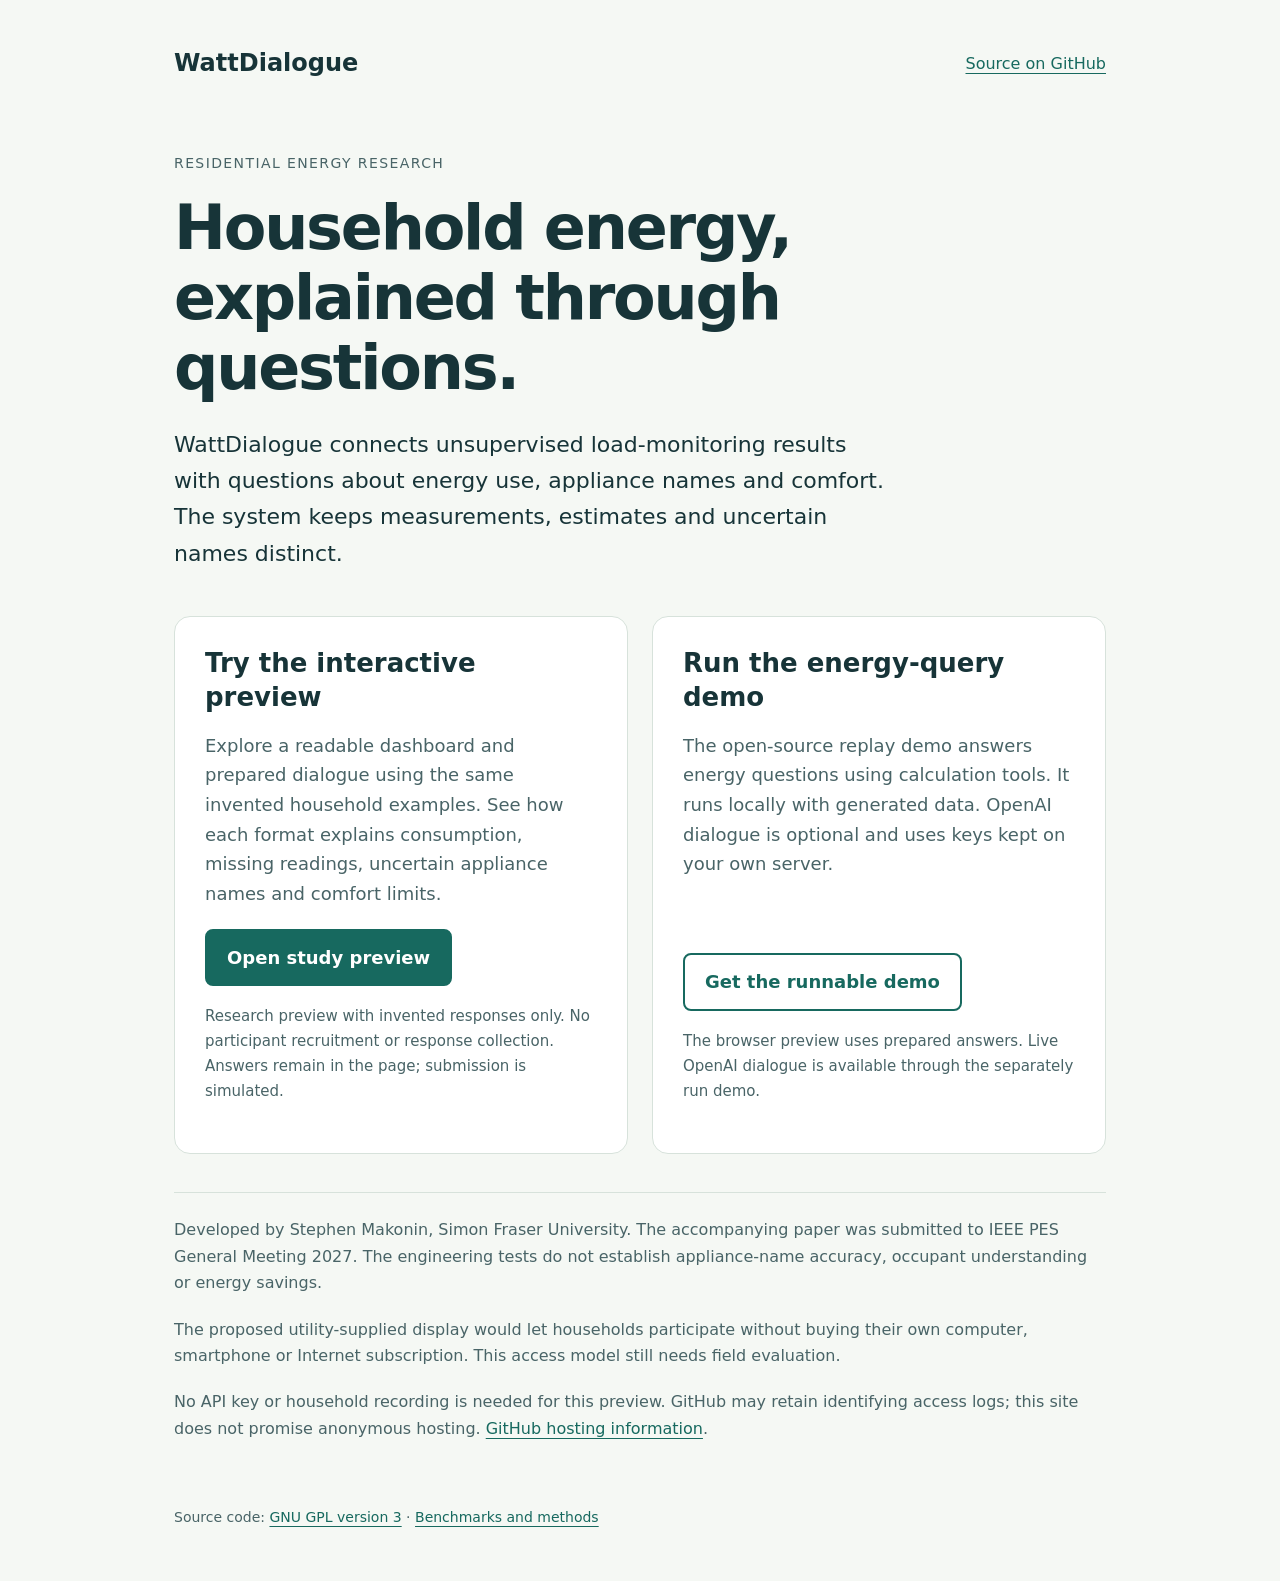
<file: site/index.html>
<!doctype html>
<html lang="en">
<head>
<meta charset="utf-8">
<meta name="viewport" content="width=device-width, initial-scale=1">
<meta name="description" content="WattDialogue connects residential energy evidence with household questions. Explore an interactive research preview and the open-source replay demo.">
<title>WattDialogue · Household energy, explained</title>
<style>
:root{color-scheme:light;--ink:#173438;--muted:#496467;--accent:#17695f;--paper:#f5f8f4}*{box-sizing:border-box}body{margin:0;background:var(--paper);color:var(--ink);font:18px/1.65 system-ui,-apple-system,BlinkMacSystemFont,"Segoe UI",sans-serif}main{max-width:980px;margin:auto;padding:44px 24px 32px}header{display:flex;justify-content:space-between;align-items:center;gap:20px;font-size:16px}header strong{font-size:24px}a{color:var(--accent);text-underline-offset:4px}a:focus-visible{outline:3px solid #ce862e;outline-offset:5px}.hero{margin:68px 0 44px;max-width:820px}.eyebrow{font-size:14px;text-transform:uppercase;letter-spacing:.1em;color:var(--muted)}h1{font-size:clamp(36px,6vw,62px);line-height:1.13;letter-spacing:-.035em;margin:18px 0 24px}h2{font-size:26px;line-height:1.3;margin:0 0 16px}p{margin:0 0 20px}.intro{font-size:22px;max-width:710px}.cards{display:grid;grid-template-columns:1fr 1fr;gap:24px}.card{background:white;border:1px solid #d7e2db;border-radius:16px;padding:30px;display:flex;flex-direction:column}.card p{color:var(--muted)}.button{display:inline-block;align-self:flex-start;border:2px solid var(--accent);border-radius:8px;padding:12px 20px;text-decoration:none;font-weight:650;background:var(--accent);color:white;margin-top:auto}.secondary{color:var(--accent);background:white}.note{font-size:15px;color:var(--muted);margin-top:18px!important}.context{margin-top:38px;padding:24px 0;border-top:1px solid #d7e2db;font-size:16px;color:var(--muted)}footer{font-size:14px;color:var(--muted);padding:20px 0}@media(max-width:680px){.cards{grid-template-columns:1fr}.hero{margin-top:44px}.card{padding:24px}.intro{font-size:20px}header{align-items:flex-start}}
</style>
</head>
<body>
<main>
<header><strong>WattDialogue</strong><a href="https://github.com/smakonin/WattDialogue">Source on GitHub</a></header>
<section class="hero" aria-labelledby="title">
<div class="eyebrow">Residential energy research</div>
<h1 id="title">Household energy,<br>explained through questions.</h1>
<p class="intro">WattDialogue connects unsupervised load-monitoring results with questions about energy use, appliance names and comfort. The system keeps measurements, estimates and uncertain names distinct.</p>
</section>
<div class="cards">
<section class="card" aria-labelledby="preview-title">
<h2 id="preview-title">Try the interactive preview</h2>
<p>Explore a readable dashboard and prepared dialogue using the same invented household examples. See how each format explains consumption, missing readings, uncertain appliance names and comfort limits.</p>
<a class="button" href="study/">Open study preview</a>
<p class="note">Research preview with invented responses only. No participant recruitment or response collection. Answers remain in the page; submission is simulated.</p>
</section>
<section class="card" aria-labelledby="demo-title">
<h2 id="demo-title">Run the energy-query demo</h2>
<p>The open-source replay demo answers energy questions using calculation tools. It runs locally with generated data. OpenAI dialogue is optional and uses keys kept on your own server.</p>
<a class="button secondary" href="https://github.com/smakonin/WattDialogue#run-the-demo">Get the runnable demo</a>
<p class="note">The browser preview uses prepared answers. Live OpenAI dialogue is available through the separately run demo.</p>
</section>
</div>
<section class="context" aria-label="About this research">
<p>Developed by Stephen Makonin, Simon Fraser University. The accompanying paper was submitted to IEEE PES General Meeting 2027. The engineering tests do not establish appliance-name accuracy, occupant understanding or energy savings.</p>
<p>The proposed utility-supplied display would let households participate without buying their own computer, smartphone or Internet subscription. This access model still needs field evaluation.</p>
<p>No API key or household recording is needed for this preview. GitHub may retain identifying access logs; this site does not promise anonymous hosting. <a href="https://docs.github.com/en/pages/getting-started-with-github-pages/what-is-github-pages#data-collection">GitHub hosting information</a>.</p>
</section>
<footer>Source code: <a href="https://github.com/smakonin/WattDialogue/blob/main/LICENSE">GNU GPL version 3</a> · <a href="https://github.com/smakonin/WattDialogue/tree/main/benchmark">Benchmarks and methods</a></footer>
</main>
</body>
</html>
</file>
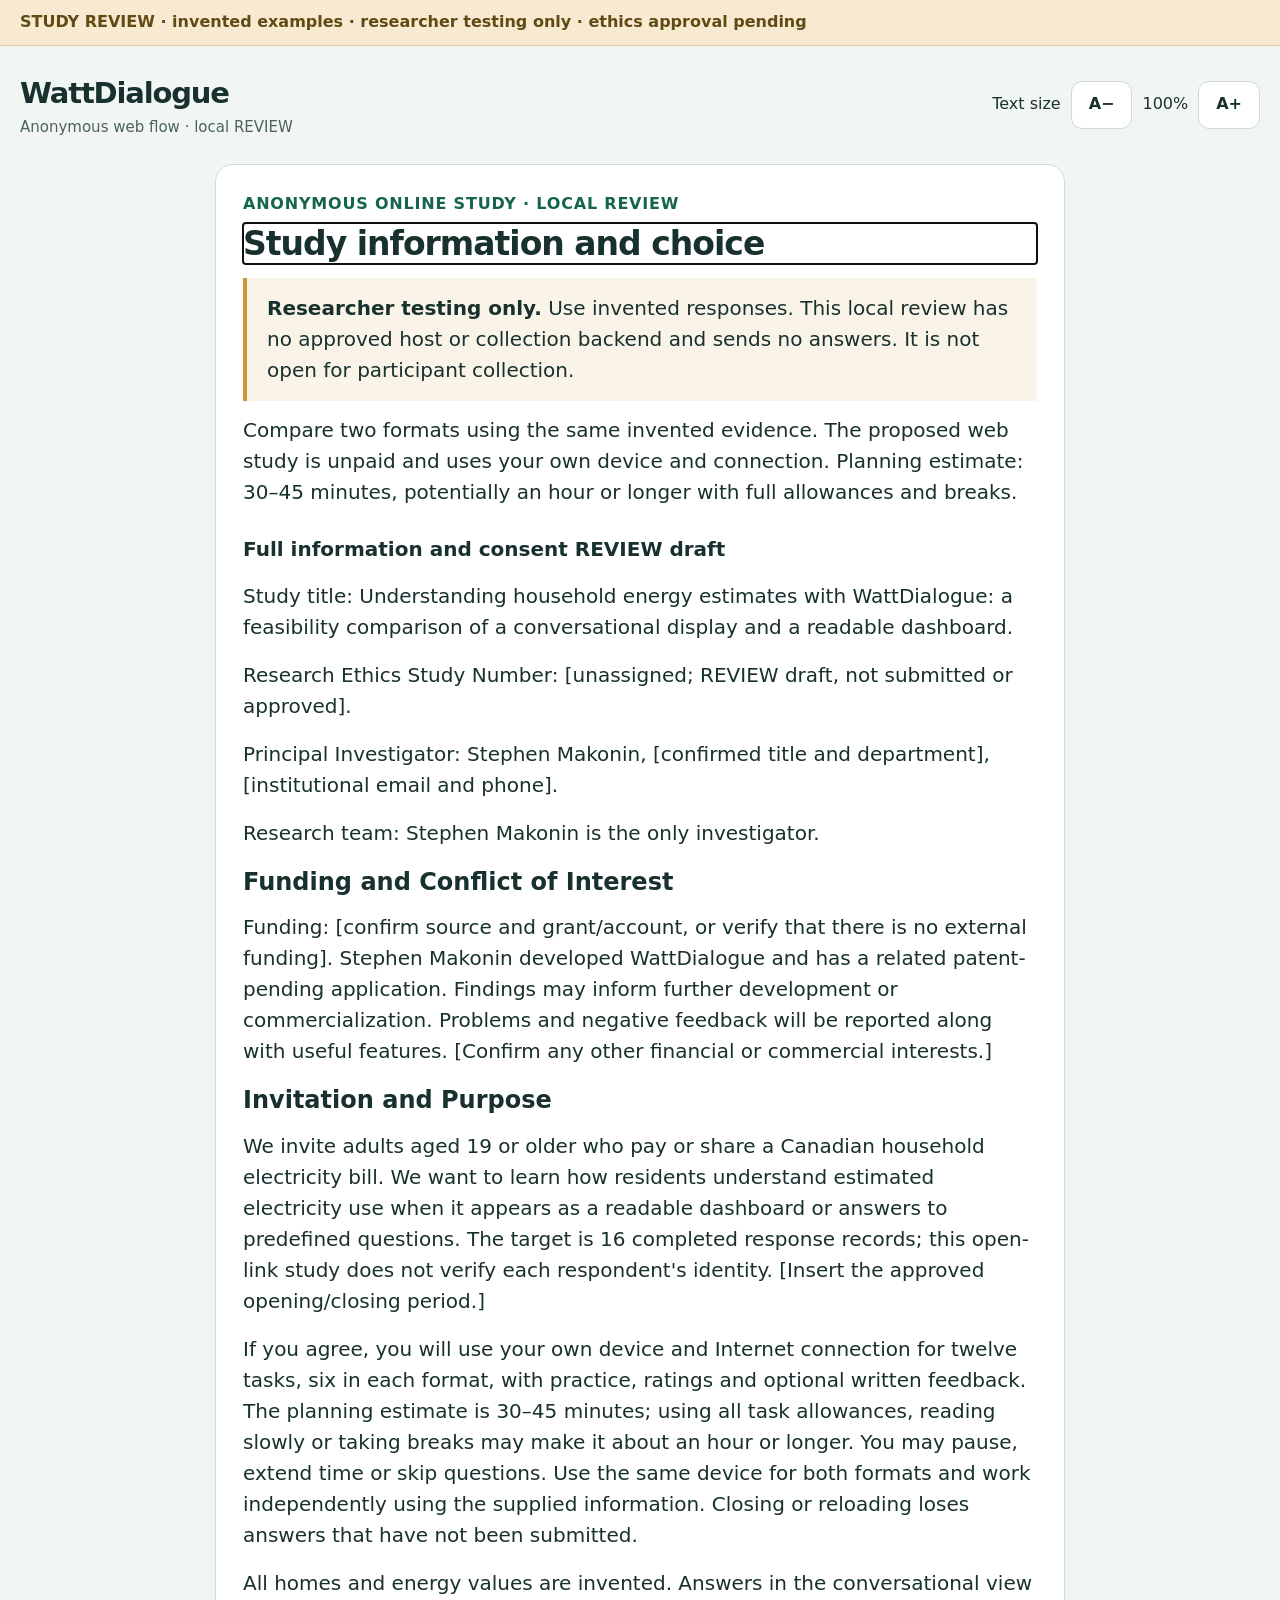
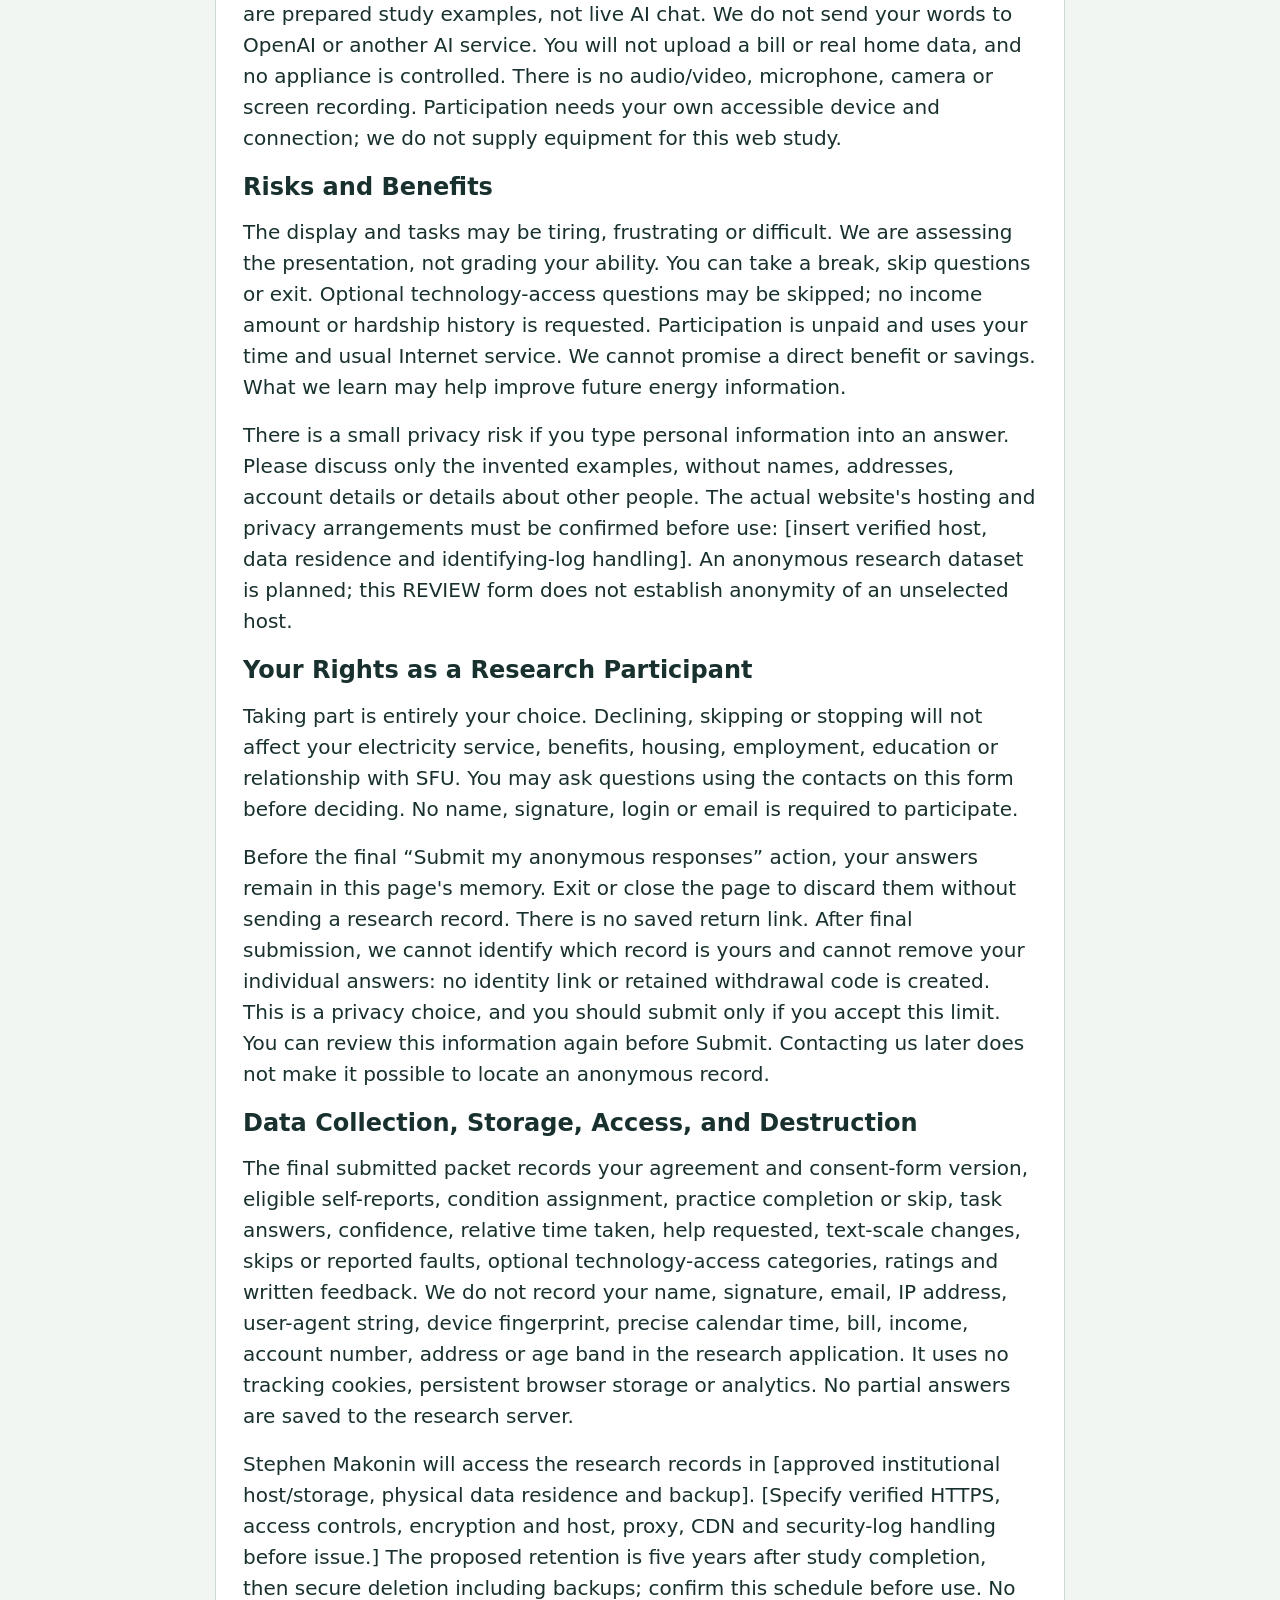
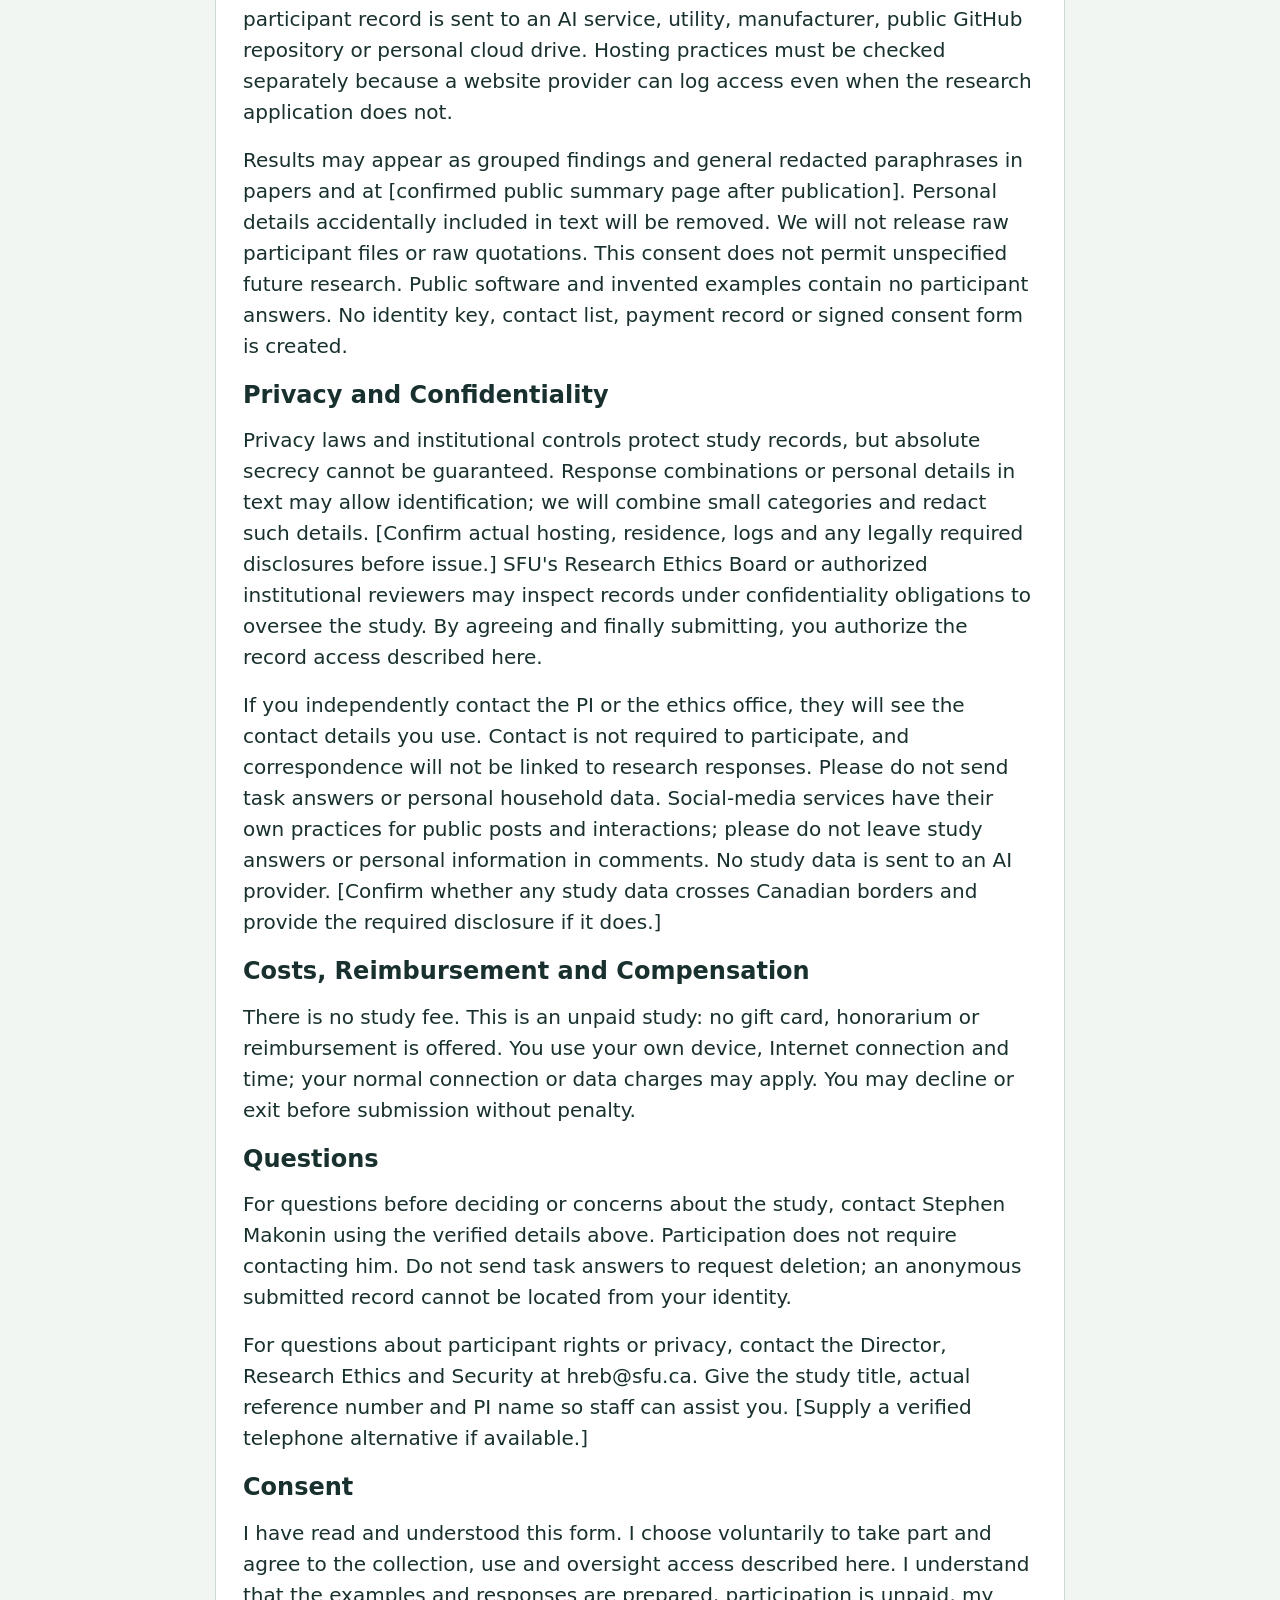
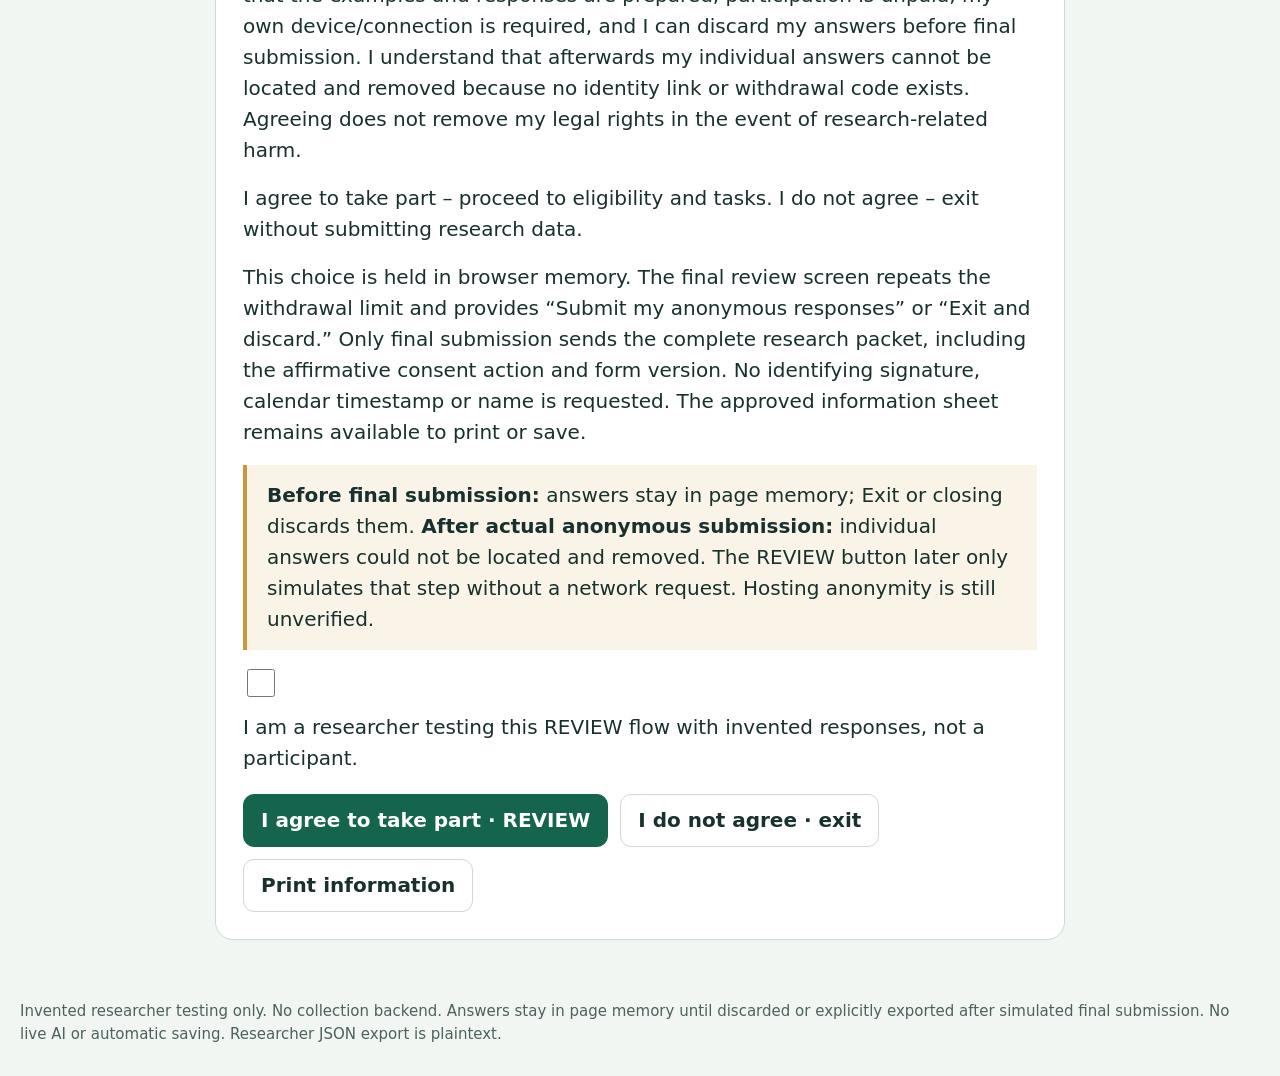
<file: study/offline-display/index.html>
<!doctype html>
<html lang="en"><head><meta charset="utf-8"><meta name="viewport" content="width=device-width,initial-scale=1"><meta http-equiv="Content-Security-Policy" content="default-src 'none'; connect-src 'none'; script-src 'sha256-UcMI5Z/9P+oFKkdLoxMqQI9bRVlNh5jN6r1iPmQqUbA=' 'sha256-Pq9ktGTlPQXa+X54oSmXQjPdtSqOKVkpwX3CGJ+1YnY=' 'sha256-PzQ76cLUgK+V+PbhYOx9wBqJFQYWug29eUHlZtCXeL0='; style-src 'sha256-NKo5gVbdaYpPVAv3okfHS3Z4PCFZNcVlH0rrKIgekq4='; img-src 'none'; font-src 'none'; object-src 'none'; base-uri 'none'; form-action 'none'"><title>WattDialogue · anonymous web study REVIEW</title><style>:root{--text-scale:1;--ink:#18312e;--muted:#4b625d;--line:#cddad5;--green:#14644e;--paper:#fff;--wash:#f2f6f3;--warn:#775b18;font-family:system-ui,-apple-system,BlinkMacSystemFont,"Segoe UI",sans-serif;font-size:calc(20px * var(--text-scale));color:var(--ink);background:var(--wash);line-height:1.55}
*{box-sizing:border-box}body{margin:0}button,input,select,textarea{font:inherit}button,a,input,select,textarea{touch-action:manipulation}button{min-height:48px;padding:.5rem .85rem;border:1px solid var(--line);border-radius:.55rem;background:white;color:var(--ink);cursor:pointer;font-weight:600}button:hover{background:#e8f1ec}button:disabled{opacity:.6;cursor:not-allowed}button.primary{background:var(--green);color:white;border-color:var(--green)}button.primary:hover{background:#0e4f3c}button.danger{color:#8c302c;border-color:#c8a39d}button:focus-visible,input:focus-visible,select:focus-visible,textarea:focus-visible,summary:focus-visible,a:focus-visible{outline:3px solid #bb7900;outline-offset:3px}a{color:var(--green)}
.review-banner{background:#f7ead0;color:#614b15;padding:.5rem max(1rem,calc((100vw - 1280px)/2));font-size:.8rem;border-bottom:1px solid #dccca6;font-weight:650}.masthead{max-width:1280px;margin:auto;padding:1.25rem 1rem;display:flex;gap:1rem;align-items:center;justify-content:space-between}.brand{font-size:1.45rem;font-weight:750;letter-spacing:-.04em}.brand small{display:block;font-size:.75rem;letter-spacing:0;font-weight:500;color:var(--muted)}.text-tools{display:flex;align-items:center;gap:.5rem;font-size:.8rem}.text-tools button{min-width:48px}
main{max-width:1280px;margin:0 auto;padding:0 1rem 2rem}.panel{background:var(--paper);border:1px solid var(--line);border-radius:.9rem;padding:1.35rem;margin-bottom:1rem}.narrow{max-width:850px;margin-left:auto;margin-right:auto}.eyebrow{font-size:.8rem;color:var(--green);font-weight:750;letter-spacing:.05em;text-transform:uppercase}h1{font-size:1.65rem;line-height:1.25;margin:.3rem 0 .7rem;letter-spacing:-.03em}h2{font-size:1.2rem;line-height:1.35;margin:.1rem 0 .7rem}h3{font-size:1rem;line-height:1.4;margin:.2rem 0 .35rem}p{margin:.35rem 0 .85rem}.muted{color:var(--muted)}.small{font-size:.85rem}.badge{display:inline-block;padding:.15rem .55rem;border-radius:1rem;background:#e8f1ec;color:#245842;font-size:.8rem;font-weight:650}.status{background:#f5f1e5;border:1px solid #dfd4b6;padding:.8rem 1rem;border-radius:.6rem}.status p:last-child{margin-bottom:0}.row{display:flex;align-items:center;justify-content:space-between;gap:1rem;flex-wrap:wrap}.actions{display:flex;gap:.6rem;flex-wrap:wrap;margin-top:1rem}.stack>*+*{margin-top:.8rem}.field{display:flex;flex-direction:column;gap:.25rem;margin:.8rem 0}.field label{font-weight:650}.field small{color:var(--muted)}input,select,textarea{border:1px solid #8da69c;border-radius:.45rem;background:white;color:var(--ink);padding:.55rem;max-width:100%;min-height:48px}textarea{width:100%;min-height:6rem;resize:vertical}.checkbox{display:flex;align-items:flex-start;gap:.6rem}.checkbox input{min-height:28px;width:28px;flex:none;margin-top:.15rem}.checkbox label{font-weight:500}
.session-header{margin-bottom:1rem}.progress{display:flex;gap:.4rem;align-items:center;flex-wrap:wrap;font-size:.8rem;color:var(--muted)}.progress .dot{width:12px;height:12px;border-radius:50%;background:#d3dfd8}.progress .dot.done{background:var(--green)}.progress .dot.current{background:#bb7900}.task-layout{display:grid;grid-template-columns:minmax(0,1.5fr) minmax(320px,1fr);gap:1rem;align-items:start}.answer-panel{position:sticky;top:1rem}.timer{font-variant-numeric:tabular-nums;font-size:.9rem}.timer b{font-size:1.1rem;color:var(--green)}.task-prompt{font-size:1.05rem;font-weight:650;line-height:1.5}table{width:100%;border-collapse:collapse;margin:.5rem 0 .9rem}th,td{text-align:left;vertical-align:top;border-bottom:1px solid var(--line);padding:.55rem .2rem}th{width:42%;font-weight:650}td{padding-left:.7rem}caption{text-align:left;font-weight:700;padding-bottom:.35rem}.evidence-note{background:#f0f5f2;border-left:4px solid #6a8e7c;padding:.7rem .9rem;margin:.8rem 0}.evidence-note p{margin:.2rem 0}.bars{display:grid;gap:.5rem;margin:.8rem 0}.bar-item .row{font-size:.9rem;gap:.4rem}.bar-track{height:12px;background:#e7efea;border-radius:6px;margin-top:.2rem;overflow:hidden}.bar-fill{height:100%;background:#3a8569;border-radius:6px}.interpretation{border-top:1px solid var(--line);padding-top:.85rem;margin-top:.85rem}.questions{display:flex;flex-direction:column;gap:.6rem}.questions button{text-align:left;font-weight:600}.questions button[aria-pressed="true"]{background:#e4f0e9;border-color:#55846a}.response{background:#eef5f0;border:1px solid #bbd2c1;border-radius:.6rem;padding:1rem;margin-top:1rem;min-height:5rem}.response p:last-child{margin-bottom:0}.review-controls{margin-top:.8rem;border-top:1px solid var(--line);padding-top:.8rem}summary{cursor:pointer;min-height:48px;display:flex;align-items:center;font-weight:650}details[open] summary{margin-bottom:.4rem}.notice{border-left:4px solid #c9983e;padding:.75rem 1rem;background:#faf4e8;margin:.7rem 0}.error{color:#8c302c;background:#fbefed;padding:.6rem;border-radius:.4rem}.ratings{display:grid;gap:.5rem}.ratings .field{margin:.3rem 0}.results-table{font-size:.85rem}.results-table th{width:auto}.results-table-wrap{overflow:auto}.blank-state{text-align:center;padding:3rem 1rem}.blank-state p{max-width:650px;margin:.6rem auto}dialog{border:1px solid var(--line);border-radius:1rem;max-width:min(760px,calc(100vw - 2rem));padding:1.5rem;background:white;color:var(--ink);font:inherit}dialog::backdrop{background:rgba(15,36,29,.65)}dialog h2{font-size:1.3rem}pre{white-space:pre-wrap;overflow-wrap:anywhere;background:#f0f5f2;padding:.7rem;max-height:40vh;overflow:auto;font-size:.7rem}footer{max-width:1280px;margin:auto;padding:0 1rem 1.5rem;color:var(--muted);font-size:.75rem}.screen-reader-only{position:absolute;width:1px;height:1px;margin:-1px;overflow:hidden;clip:rect(0,0,0,0)}
@media(max-width:950px){.task-layout{grid-template-columns:1fr}.answer-panel{position:static}.masthead{align-items:flex-start}.panel{padding:1rem}h1{font-size:1.45rem}}@media(max-width:520px){.masthead{flex-direction:column}.actions button{flex:1}th{width:40%}.panel{padding:.85rem}main{padding:0 .65rem 1rem}.text-tools{width:100%;justify-content:flex-end}.review-banner{padding:.5rem .75rem}}
@media(prefers-reduced-motion:reduce){*{scroll-behavior:auto!important}}@media print{.review-controls,.text-tools,.actions{display:none}.task-layout{display:block}.answer-panel{position:static}.panel{break-inside:avoid}.review-banner{background:white}}
</style></head><body><div class="review-banner">STUDY REVIEW · invented examples · researcher testing only · ethics approval pending</div><header class="masthead"><div class="brand">WattDialogue<small>Anonymous web flow · local REVIEW</small></div><div class="text-tools"><span>Text size</span><button id="smaller-text" aria-label="Smaller text">A−</button><span id="text-scale-label">100%</span><button id="larger-text" aria-label="Larger text">A+</button></div></header><main id="app"></main><dialog id="modal" aria-label="Study action"></dialog><div id="announcements" class="screen-reader-only" role="status" aria-live="polite"></div><footer>Invented researcher testing only. No collection backend. Answers stay in page memory until discarded or explicitly exported after simulated final submission. No live AI or automatic saving. Researcher JSON export is plaintext.</footer><script>window.WATT_STUDY_CORPUS = {"schema_version":"1.0","artifact_status":"STUDY REVIEW — not approved for participant collection","fictional":true,"protocol_file":"WattDialogue_Participant_Protocol_and_Ethics_Draft.tex","protocol_sha256":"7fa7b870d8c61c6f00b8c66bd2dcf8ce205351d1accea26fa6f8e1cb07d8f491","appendix_sha256":"73b1aa503b97477381e47874dd870e0a796ac1b72fb6f41288b977d56f3fe9ee","prepared_by":"Codex-assisted software preparation; PI review pending","live_inference":false,"unknown_question_response":"This study example cannot answer that question.","assignments":[{"id":1,"conditions":[{"view":"dashboard","set":"A"},{"view":"dialogue","set":"B"}]},{"id":2,"conditions":[{"view":"dialogue","set":"A"},{"view":"dashboard","set":"B"}]},{"id":3,"conditions":[{"view":"dashboard","set":"B"},{"view":"dialogue","set":"A"}]},{"id":4,"conditions":[{"view":"dialogue","set":"B"},{"view":"dashboard","set":"A"}]}],"review_allocation":{"seed":20260930,"algorithm":"Python random.Random; shuffle each block of four","sequence":[3,1,2,4,1,2,4,3,3,2,4,1,1,2,3,4,3,2,4,1],"status":"Researcher path-testing only; web design uses browser-side equal-probability allocation, not this enrolment queue"},"cards":[{"id":"A1","set":"A","task":1,"title":"Estimated loads and the meter","prompt":"Which estimated load used most? Is its value directly metered?","fictional":true,"source":{"document":"WattDialogue_Participant_Protocol_and_Ethics_Draft.tex","appendix":"Task sets and frozen scoring rubrics","row":1},"evidence":{"facts":[{"label":"Window","text":"Six hours; absolute start and end are not supplied.","role":"interval","number":6,"unit":"h"},{"label":"Load 7 (dryer)","text":"4.80 kWh · component estimate","role":"component_estimate","number":4.8,"unit":"kWh"},{"label":"Load 3","text":"2.40 kWh · component estimate","role":"component_estimate","number":2.4,"unit":"kWh"},{"label":"Load 12","text":"0.84 kWh · component estimate","role":"component_estimate","number":0.84,"unit":"kWh"},{"label":"Other components","text":"0.60 kWh · component estimate","role":"component_estimate","number":0.6,"unit":"kWh"},{"label":"Whole-home meter total","text":"9.20 kWh · directly metered aggregate","role":"aggregate_meter","number":9.2,"unit":"kWh"},{"label":"Appliance name","text":"Load 7 is occupant-named dryer. Other load names are not supplied.","role":"identity","number":null,"unit":null}],"intervals":[{"name":"Six-hour window","start":null,"end":null,"duration_hours":6,"boundary_status":"Relative six-hour duration only"}],"coverage":null,"label_status":"Occupant-named dryer; reference verification not specified. Other components unlabelled.","uncertainty":"Component energy is estimated. Names are distinct from measured energy. Coverage and reconciliation of the component sum with the meter are not specified.","revision":null,"comfort":null,"bars":[{"label":"Load 7 (dryer)","value":4.8,"unit":"kWh","role":"component_estimate"},{"label":"Load 3","value":2.4,"unit":"kWh","role":"component_estimate"},{"label":"Load 12","value":0.84,"unit":"kWh","role":"component_estimate"},{"label":"Other components","value":0.6,"unit":"kWh","role":"component_estimate"}],"boundary_note":"Absolute timestamps were not supplied in the protocol. Relative durations and availability are shown without invented dates."},"questions":[{"id":"primary","label":"Which estimated load used most? Is its value directly metered?","response":"Load 7, occupant-named dryer, has the largest component estimate: 4.80 kWh. That component value is estimated, not directly metered. The 9.20 kWh whole-home meter total is the directly measured aggregate."},{"id":"followup1","label":"What does the meter total mean?","response":"The 9.20 kWh total is measured for the whole home. The individual load values are component estimates. The protocol does not require their displayed sum to equal that total."},{"id":"followup2","label":"What is known about the names?","response":"An occupant supplied the name dryer for load 7. Reference verification is not specified. Names for the remaining components are not supplied."}],"rubric":["Identifies load 7 / dryer.","States that the component value is an estimate; only the aggregate is directly metered."],"review_status":"Software checked against Appendix A; PI review and final study freeze pending."},{"id":"A2","set":"A","task":2,"title":"Comparing complete windows","prompt":"Did use rise or fall, and by how many kWh?","fictional":true,"source":{"document":"WattDialogue_Participant_Protocol_and_Ethics_Draft.tex","appendix":"Task sets and frozen scoring rubrics","row":2},"evidence":{"facts":[{"label":"Earlier window","text":"4.80 kWh · reported energy","role":"reported_energy","number":4.8,"unit":"kWh"},{"label":"Later window","text":"6.00 kWh · reported energy","role":"reported_energy","number":6.0,"unit":"kWh"},{"label":"Comparison","text":"Comparable complete 24-hour windows.","role":"interval","number":24,"unit":"h"},{"label":"Measurement source","text":"The protocol does not specify component versus aggregate measurement.","role":"provenance","number":null,"unit":null}],"intervals":[{"name":"Earlier window","start":null,"end":null,"duration_hours":24,"boundary_status":"Earlier complete window; absolute dates absent"},{"name":"Later window","start":null,"end":null,"duration_hours":24,"boundary_status":"Later complete window; absolute dates absent"}],"coverage":{"observed_hours":24,"expected_hours":24,"percent":100,"scope":"each window"},"label_status":"No appliance identity is supplied for this task.","uncertainty":"The change is calculable from the supplied values. Measurement provenance and the cause of change are not supplied.","revision":null,"comfort":null,"bars":[{"label":"Earlier window","value":4.8,"unit":"kWh","role":"reported_energy"},{"label":"Later window","value":6.0,"unit":"kWh","role":"reported_energy"}],"boundary_note":"Absolute timestamps were not supplied in the protocol. Relative durations and availability are shown without invented dates."},"questions":[{"id":"primary","label":"Did use rise or fall, and by how many kWh?","response":"Use rose by 1.20 kWh: 6.00 minus 4.80 kWh. Both windows are complete and cover 24 hours. These values show a change, but do not identify its cause."},{"id":"followup1","label":"How was the difference found?","response":"Subtract the earlier value from the later value: 6.00 − 4.80 = +1.20 kWh."},{"id":"followup2","label":"Does the change explain its cause?","response":"No. The task supplies comparable energy values, without an appliance cause, tariff or saving model."}],"rubric":["Identifies an increase.","Gives +1.20 kWh, accepting a difference within 0.01 kWh."],"review_status":"Software checked against Appendix A; PI review and final study freeze pending."},{"id":"A3","set":"A","task":3,"title":"A name that remains uncertain","prompt":"Can it be called the refrigerator with certainty? What further information would help?","fictional":true,"source":{"document":"WattDialogue_Participant_Protocol_and_Ethics_Draft.tex","appendix":"Task sets and frozen scoring rubrics","row":3},"evidence":{"facts":[{"label":"Component","text":"Load 12","role":"component","number":null,"unit":null},{"label":"Power pattern","text":"Recurring 100 W spans; span times and durations are not supplied.","role":"component_power","number":100,"unit":"W"},{"label":"Candidate names","text":"Refrigerator or freezer","role":"identity","number":null,"unit":null},{"label":"Occupant confirmation","text":"None","role":"identity","number":null,"unit":null},{"label":"Reference check","text":"None","role":"identity","number":null,"unit":null}],"intervals":[{"name":"Recurring spans","start":null,"end":null,"duration_hours":null,"boundary_status":"Not specified in the protocol"}],"coverage":null,"label_status":"Candidate refrigerator / freezer; no occupant confirmation or reference check.","uncertainty":"The physical appliance identity remains uncertain. No probability of a correct name is supplied.","revision":null,"comfort":null,"bars":[],"boundary_note":"Absolute timestamps were not supplied in the protocol. Relative durations and availability are shown without invented dates."},"questions":[{"id":"primary","label":"Can it be called the refrigerator with certainty? What further information would help?","response":"No. Load 12 has recurring 100 W spans, but refrigerator and freezer are both candidates. It is not a confirmed refrigerator. An occupant check or a controlled observation of the appliance could help; confidence alone does not establish identity."},{"id":"followup1","label":"What could help confirm the name?","response":"An occupant check or controlled observation could provide more evidence. A confident label without confirmation is still a candidate."},{"id":"followup2","label":"What does the power pattern tell us?","response":"Only that load 12 has recurring 100 W spans. This example supplies no span timestamps, duty cycle or energy total that could establish a unique appliance identity."}],"rubric":["Says identity is uncertain and refrigeration is only a candidate.","Suggests suitable extra evidence, such as an occupant check or controlled observation; confidence alone is insufficient."],"review_status":"Software checked against Appendix A; PI review and final study freeze pending."},{"id":"A4","set":"A","task":4,"title":"A day with missing hours","prompt":"Is 4.80 kWh the complete day’s measured consumption?","fictional":true,"source":{"document":"WattDialogue_Participant_Protocol_and_Ethics_Draft.tex","appendix":"Task sets and frozen scoring rubrics","row":4},"evidence":{"facts":[{"label":"Observed energy","text":"4.80 kWh over the observed 18 hours","role":"observed_energy","number":4.8,"unit":"kWh"},{"label":"Expected window","text":"24 hours","role":"interval","number":24,"unit":"h"},{"label":"Observed duration","text":"18 hours","role":"coverage","number":18,"unit":"h"},{"label":"Missing duration","text":"6 hours","role":"coverage","number":6,"unit":"h"},{"label":"Coverage","text":"75%","role":"coverage","number":75,"unit":"%"}],"intervals":[{"name":"Expected day","start":null,"end":null,"duration_hours":24,"boundary_status":"Relative 24-hour window only"},{"name":"Observed duration","start":null,"end":null,"duration_hours":18,"boundary_status":"Missing-hour positions not supplied"}],"coverage":{"observed_hours":18,"expected_hours":24,"percent":75,"scope":"day"},"label_status":"No appliance identity is supplied for this task.","uncertainty":"The complete-day total and the use during the missing six hours are unknown. Measurement source and missing-hour positions are not supplied.","revision":null,"comfort":null,"bars":[],"boundary_note":"Absolute timestamps were not supplied in the protocol. Relative durations and availability are shown without invented dates."},"questions":[{"id":"primary","label":"Is 4.80 kWh the complete day’s measured consumption?","response":"No. The 4.80 kWh value covers the observed 18 hours, which is 75% of the 24-hour window. Six hours are missing. A complete-day total cannot be established from this evidence, so an exact extrapolated total is not justified."},{"id":"followup1","label":"Can the missing hours be filled exactly?","response":"No. This example supplies no use for the missing six hours. A complete-day energy total cannot be established from the observed value alone."},{"id":"followup2","label":"How much of the day is covered?","response":"18 of 24 hours are observed: 75% coverage. The remaining six hours are missing; their positions in the day are not supplied."}],"rubric":["States that the value covers observed 18 hours, not the entire day.","Says the complete-day total cannot be established; no exact extrapolation is accepted."],"review_status":"Software checked against Appendix A; PI review and final study freeze pending."},{"id":"A5","set":"A","task":5,"title":"An estimate revised after the block","prompt":"Does the difference mean additional measured energy? Could the revised value have been shown before the block ended?","fictional":true,"source":{"document":"WattDialogue_Participant_Protocol_and_Ethics_Draft.tex","appendix":"Task sets and frozen scoring rubrics","row":5},"evidence":{"facts":[{"label":"Component","text":"Load 7; appliance name not supplied for this independent example.","role":"component","number":null,"unit":null},{"label":"Immediate estimate","text":"3.20 kWh","role":"immediate_estimate","number":3.2,"unit":"kWh"},{"label":"Post-block revised estimate","text":"3.60 kWh","role":"revised_estimate","number":3.6,"unit":"kWh"},{"label":"Availability","text":"The revision is available only after the same block ends.","role":"availability","number":null,"unit":null},{"label":"Block bounds","text":"Completed block; start, end and duration are not supplied.","role":"interval","number":null,"unit":null}],"intervals":[{"name":"Same completed block","start":null,"end":null,"duration_hours":null,"boundary_status":"Not specified in the protocol"}],"coverage":null,"label_status":"No appliance identity is supplied for this task.","uncertainty":"These are two estimates for one block. No measured component energy, appliance name or block duration is supplied.","revision":{"immediate_kwh":3.2,"revised_kwh":3.6,"available":"only after the block ends","same_period":true},"comfort":null,"bars":[],"boundary_note":"Absolute timestamps were not supplied in the protocol. Relative durations and availability are shown without invented dates."},"questions":[{"id":"primary","label":"Does the difference mean additional measured energy? Could the revised value have been shown before the block ended?","response":"No. The change from 3.20 to 3.60 kWh revises the estimate for the same block. It is not additional measured energy. The revised value was available only after the block ended and could not have been shown beforehand."},{"id":"followup1","label":"When was the revised value available?","response":"Only after the block ended. Before that point, the 3.60 kWh revision was unavailable."},{"id":"followup2","label":"What changed between the two values?","response":"The component estimate for the same block changed from 3.20 to 3.60 kWh. Neither value is an additional directly measured energy amount."}],"rubric":["Revision changes the estimate for the same period, not additional measured consumption.","States the revised value was unavailable before the block ended."],"review_status":"Software checked against Appendix A; PI review and final study freeze pending."},{"id":"A6","set":"A","task":6,"title":"Comfort and possible savings","prompt":"Which option respects every stated limit? Can a saving be guaranteed?","fictional":true,"source":{"document":"WattDialogue_Participant_Protocol_and_Ethics_Draft.tex","appendix":"Task sets and frozen scoring rubrics","row":6},"evidence":{"facts":[{"label":"Minimum occupied-room temperature","text":"20 °C","role":"comfort","number":20,"unit":"°C"},{"label":"Latest laundry start","text":"21:00","role":"comfort","number":null,"unit":null},{"label":"Food-storage constraint","text":"The refrigerator must remain powered.","role":"comfort","number":null,"unit":null},{"label":"Option 1","text":"Lower occupied rooms to 17 °C.","role":"option","number":null,"unit":null},{"label":"Option 2","text":"Delay optional laundry to 20:00.","role":"option","number":null,"unit":null},{"label":"Option 3","text":"Turn off the refrigerator.","role":"option","number":null,"unit":null}],"intervals":[],"coverage":null,"label_status":"Appliance words are part of an invented comfort card; this is not a NILM identity test.","uncertainty":"Comfort constraints identify a permitted option. No energy effect, tariff or guaranteed saving is supplied.","revision":null,"comfort":{"minimum_temperature_c":20,"latest_start":"21:00","proposed_delay":"20:00","must_remain_powered":"refrigerator","options":["Lower occupied rooms to 17 °C.","Delay optional laundry to 20:00.","Turn off the refrigerator."]},"bars":[],"boundary_note":"Absolute timestamps were not supplied in the protocol. Relative durations and availability are shown without invented dates."},"questions":[{"id":"primary","label":"Which option respects every stated limit? Can a saving be guaranteed?","response":"Delaying optional laundry to 20:00 respects all the stated limits. Lowering occupied rooms to 17 °C violates the 20 °C minimum, and turning off the refrigerator violates the food-storage constraint. An energy or cost saving is not guaranteed because no effect or tariff model is supplied."},{"id":"followup1","label":"Does delaying the activity guarantee a saving?","response":"No. This example supplies no energy-effect or tariff model. A permitted schedule change does not establish an energy or cost saving."},{"id":"followup2","label":"Which choices conflict with comfort or food storage?","response":"17 °C is below the 20 °C occupied-room minimum. Turning off the refrigerator violates the requirement to keep it powered."}],"rubric":["Chooses optional laundry at 20:00 within the latest start.","Says an energy/cost saving is not guaranteed without an effect/tariff model and preserves all limits."],"review_status":"Software checked against Appendix A; PI review and final study freeze pending."},{"id":"B1","set":"B","task":1,"title":"Estimated loads and the meter","prompt":"Which estimated load used most? Is its value directly metered?","fictional":true,"source":{"document":"WattDialogue_Participant_Protocol_and_Ethics_Draft.tex","appendix":"Task sets and frozen scoring rubrics","row":1},"evidence":{"facts":[{"label":"Window","text":"Six hours; absolute start and end are not supplied.","role":"interval","number":6,"unit":"h"},{"label":"Load 8 (dishwasher)","text":"4.20 kWh · component estimate","role":"component_estimate","number":4.2,"unit":"kWh"},{"label":"Load 4","text":"2.10 kWh · component estimate","role":"component_estimate","number":2.1,"unit":"kWh"},{"label":"Load 12","text":"0.72 kWh · component estimate","role":"component_estimate","number":0.72,"unit":"kWh"},{"label":"Other components","text":"0.48 kWh · component estimate","role":"component_estimate","number":0.48,"unit":"kWh"},{"label":"Whole-home meter total","text":"8.00 kWh · directly metered aggregate","role":"aggregate_meter","number":8.0,"unit":"kWh"},{"label":"Appliance name","text":"Load 8 is occupant-named dishwasher. Other load names are not supplied.","role":"identity","number":null,"unit":null}],"intervals":[{"name":"Six-hour window","start":null,"end":null,"duration_hours":6,"boundary_status":"Relative six-hour duration only"}],"coverage":null,"label_status":"Occupant-named dishwasher; reference verification not specified. Other components unlabelled.","uncertainty":"Component energy is estimated. Names are distinct from measured energy. Coverage and reconciliation of the component sum with the meter are not specified.","revision":null,"comfort":null,"bars":[{"label":"Load 8 (dishwasher)","value":4.2,"unit":"kWh","role":"component_estimate"},{"label":"Load 4","value":2.1,"unit":"kWh","role":"component_estimate"},{"label":"Load 12","value":0.72,"unit":"kWh","role":"component_estimate"},{"label":"Other components","value":0.48,"unit":"kWh","role":"component_estimate"}],"boundary_note":"Absolute timestamps were not supplied in the protocol. Relative durations and availability are shown without invented dates."},"questions":[{"id":"primary","label":"Which estimated load used most? Is its value directly metered?","response":"Load 8, occupant-named dishwasher, has the largest component estimate: 4.20 kWh. That component value is estimated, not directly metered. The 8.00 kWh whole-home meter total is the directly measured aggregate."},{"id":"followup1","label":"What does the meter total mean?","response":"The 8.00 kWh total is measured for the whole home. The individual load values are component estimates. The protocol does not require their displayed sum to equal that total."},{"id":"followup2","label":"What is known about the names?","response":"An occupant supplied the name dishwasher for load 8. Reference verification is not specified. Names for the remaining components are not supplied."}],"rubric":["Identifies load 8 / dishwasher.","States that the component value is an estimate; only the aggregate is directly metered."],"review_status":"Software checked against Appendix A; PI review and final study freeze pending."},{"id":"B2","set":"B","task":2,"title":"Comparing complete windows","prompt":"Did use rise or fall, and by how many kWh?","fictional":true,"source":{"document":"WattDialogue_Participant_Protocol_and_Ethics_Draft.tex","appendix":"Task sets and frozen scoring rubrics","row":2},"evidence":{"facts":[{"label":"Earlier window","text":"6.00 kWh · reported energy","role":"reported_energy","number":6.0,"unit":"kWh"},{"label":"Later window","text":"7.50 kWh · reported energy","role":"reported_energy","number":7.5,"unit":"kWh"},{"label":"Comparison","text":"Comparable complete 24-hour windows.","role":"interval","number":24,"unit":"h"},{"label":"Measurement source","text":"The protocol does not specify component versus aggregate measurement.","role":"provenance","number":null,"unit":null}],"intervals":[{"name":"Earlier window","start":null,"end":null,"duration_hours":24,"boundary_status":"Earlier complete window; absolute dates absent"},{"name":"Later window","start":null,"end":null,"duration_hours":24,"boundary_status":"Later complete window; absolute dates absent"}],"coverage":{"observed_hours":24,"expected_hours":24,"percent":100,"scope":"each window"},"label_status":"No appliance identity is supplied for this task.","uncertainty":"The change is calculable from the supplied values. Measurement provenance and the cause of change are not supplied.","revision":null,"comfort":null,"bars":[{"label":"Earlier window","value":6.0,"unit":"kWh","role":"reported_energy"},{"label":"Later window","value":7.5,"unit":"kWh","role":"reported_energy"}],"boundary_note":"Absolute timestamps were not supplied in the protocol. Relative durations and availability are shown without invented dates."},"questions":[{"id":"primary","label":"Did use rise or fall, and by how many kWh?","response":"Use rose by 1.50 kWh: 7.50 minus 6.00 kWh. Both windows are complete and cover 24 hours. These values show a change, but do not identify its cause."},{"id":"followup1","label":"How was the difference found?","response":"Subtract the earlier value from the later value: 7.50 − 6.00 = +1.50 kWh."},{"id":"followup2","label":"Does the change explain its cause?","response":"No. The task supplies comparable energy values, without an appliance cause, tariff or saving model."}],"rubric":["Identifies an increase.","Gives +1.50 kWh, accepting a difference within 0.01 kWh."],"review_status":"Software checked against Appendix A; PI review and final study freeze pending."},{"id":"B3","set":"B","task":3,"title":"A name that remains uncertain","prompt":"Can it be called the refrigerator with certainty? What further information would help?","fictional":true,"source":{"document":"WattDialogue_Participant_Protocol_and_Ethics_Draft.tex","appendix":"Task sets and frozen scoring rubrics","row":3},"evidence":{"facts":[{"label":"Component","text":"Load 12","role":"component","number":null,"unit":null},{"label":"Power pattern","text":"Recurring 120 W spans; span times and durations are not supplied.","role":"component_power","number":120,"unit":"W"},{"label":"Candidate names","text":"Refrigerator or freezer","role":"identity","number":null,"unit":null},{"label":"Occupant confirmation","text":"None","role":"identity","number":null,"unit":null},{"label":"Reference check","text":"None","role":"identity","number":null,"unit":null}],"intervals":[{"name":"Recurring spans","start":null,"end":null,"duration_hours":null,"boundary_status":"Not specified in the protocol"}],"coverage":null,"label_status":"Candidate refrigerator / freezer; no occupant confirmation or reference check.","uncertainty":"The physical appliance identity remains uncertain. No probability of a correct name is supplied.","revision":null,"comfort":null,"bars":[],"boundary_note":"Absolute timestamps were not supplied in the protocol. Relative durations and availability are shown without invented dates."},"questions":[{"id":"primary","label":"Can it be called the refrigerator with certainty? What further information would help?","response":"No. Load 12 has recurring 120 W spans, but refrigerator and freezer are both candidates. It is not a confirmed refrigerator. An occupant check or a controlled observation of the appliance could help; confidence alone does not establish identity."},{"id":"followup1","label":"What could help confirm the name?","response":"An occupant check or controlled observation could provide more evidence. A confident label without confirmation is still a candidate."},{"id":"followup2","label":"What does the power pattern tell us?","response":"Only that load 12 has recurring 120 W spans. This example supplies no span timestamps, duty cycle or energy total that could establish a unique appliance identity."}],"rubric":["Says identity is uncertain and refrigeration is only a candidate.","Suggests suitable extra evidence, such as an occupant check or controlled observation; confidence alone is insufficient."],"review_status":"Software checked against Appendix A; PI review and final study freeze pending."},{"id":"B4","set":"B","task":4,"title":"A day with missing hours","prompt":"Is 6.30 kWh the complete day’s measured consumption?","fictional":true,"source":{"document":"WattDialogue_Participant_Protocol_and_Ethics_Draft.tex","appendix":"Task sets and frozen scoring rubrics","row":4},"evidence":{"facts":[{"label":"Observed energy","text":"6.30 kWh over the observed 18 hours","role":"observed_energy","number":6.3,"unit":"kWh"},{"label":"Expected window","text":"24 hours","role":"interval","number":24,"unit":"h"},{"label":"Observed duration","text":"18 hours","role":"coverage","number":18,"unit":"h"},{"label":"Missing duration","text":"6 hours","role":"coverage","number":6,"unit":"h"},{"label":"Coverage","text":"75%","role":"coverage","number":75,"unit":"%"}],"intervals":[{"name":"Expected day","start":null,"end":null,"duration_hours":24,"boundary_status":"Relative 24-hour window only"},{"name":"Observed duration","start":null,"end":null,"duration_hours":18,"boundary_status":"Missing-hour positions not supplied"}],"coverage":{"observed_hours":18,"expected_hours":24,"percent":75,"scope":"day"},"label_status":"No appliance identity is supplied for this task.","uncertainty":"The complete-day total and the use during the missing six hours are unknown. Measurement source and missing-hour positions are not supplied.","revision":null,"comfort":null,"bars":[],"boundary_note":"Absolute timestamps were not supplied in the protocol. Relative durations and availability are shown without invented dates."},"questions":[{"id":"primary","label":"Is 6.30 kWh the complete day’s measured consumption?","response":"No. The 6.30 kWh value covers the observed 18 hours, which is 75% of the 24-hour window. Six hours are missing. A complete-day total cannot be established from this evidence, so an exact extrapolated total is not justified."},{"id":"followup1","label":"Can the missing hours be filled exactly?","response":"No. This example supplies no use for the missing six hours. A complete-day energy total cannot be established from the observed value alone."},{"id":"followup2","label":"How much of the day is covered?","response":"18 of 24 hours are observed: 75% coverage. The remaining six hours are missing; their positions in the day are not supplied."}],"rubric":["States that the value covers observed 18 hours, not the entire day.","Says the complete-day total cannot be established; no exact extrapolation is accepted."],"review_status":"Software checked against Appendix A; PI review and final study freeze pending."},{"id":"B5","set":"B","task":5,"title":"An estimate revised after the block","prompt":"Does the difference mean additional measured energy? Could the revised value have been shown before the block ended?","fictional":true,"source":{"document":"WattDialogue_Participant_Protocol_and_Ethics_Draft.tex","appendix":"Task sets and frozen scoring rubrics","row":5},"evidence":{"facts":[{"label":"Component","text":"Load 8; appliance name not supplied for this independent example.","role":"component","number":null,"unit":null},{"label":"Immediate estimate","text":"2.40 kWh","role":"immediate_estimate","number":2.4,"unit":"kWh"},{"label":"Post-block revised estimate","text":"2.80 kWh","role":"revised_estimate","number":2.8,"unit":"kWh"},{"label":"Availability","text":"The revision is available only after the same block ends.","role":"availability","number":null,"unit":null},{"label":"Block bounds","text":"Completed block; start, end and duration are not supplied.","role":"interval","number":null,"unit":null}],"intervals":[{"name":"Same completed block","start":null,"end":null,"duration_hours":null,"boundary_status":"Not specified in the protocol"}],"coverage":null,"label_status":"No appliance identity is supplied for this task.","uncertainty":"These are two estimates for one block. No measured component energy, appliance name or block duration is supplied.","revision":{"immediate_kwh":2.4,"revised_kwh":2.8,"available":"only after the block ends","same_period":true},"comfort":null,"bars":[],"boundary_note":"Absolute timestamps were not supplied in the protocol. Relative durations and availability are shown without invented dates."},"questions":[{"id":"primary","label":"Does the difference mean additional measured energy? Could the revised value have been shown before the block ended?","response":"No. The change from 2.40 to 2.80 kWh revises the estimate for the same block. It is not additional measured energy. The revised value was available only after the block ended and could not have been shown beforehand."},{"id":"followup1","label":"When was the revised value available?","response":"Only after the block ended. Before that point, the 2.80 kWh revision was unavailable."},{"id":"followup2","label":"What changed between the two values?","response":"The component estimate for the same block changed from 2.40 to 2.80 kWh. Neither value is an additional directly measured energy amount."}],"rubric":["Revision changes the estimate for the same period, not additional measured consumption.","States the revised value was unavailable before the block ended."],"review_status":"Software checked against Appendix A; PI review and final study freeze pending."},{"id":"B6","set":"B","task":6,"title":"Comfort and possible savings","prompt":"Which option respects every stated limit? Can a saving be guaranteed?","fictional":true,"source":{"document":"WattDialogue_Participant_Protocol_and_Ethics_Draft.tex","appendix":"Task sets and frozen scoring rubrics","row":6},"evidence":{"facts":[{"label":"Minimum occupied-room temperature","text":"21 °C","role":"comfort","number":21,"unit":"°C"},{"label":"Latest dishwashing start","text":"22:00","role":"comfort","number":null,"unit":null},{"label":"Food-storage constraint","text":"The freezer must remain powered.","role":"comfort","number":null,"unit":null},{"label":"Option 1","text":"Lower occupied rooms to 18 °C.","role":"option","number":null,"unit":null},{"label":"Option 2","text":"Delay optional dishwashing to 21:00.","role":"option","number":null,"unit":null},{"label":"Option 3","text":"Turn off the freezer.","role":"option","number":null,"unit":null}],"intervals":[],"coverage":null,"label_status":"Appliance words are part of an invented comfort card; this is not a NILM identity test.","uncertainty":"Comfort constraints identify a permitted option. No energy effect, tariff or guaranteed saving is supplied.","revision":null,"comfort":{"minimum_temperature_c":21,"latest_start":"22:00","proposed_delay":"21:00","must_remain_powered":"freezer","options":["Lower occupied rooms to 18 °C.","Delay optional dishwashing to 21:00.","Turn off the freezer."]},"bars":[],"boundary_note":"Absolute timestamps were not supplied in the protocol. Relative durations and availability are shown without invented dates."},"questions":[{"id":"primary","label":"Which option respects every stated limit? Can a saving be guaranteed?","response":"Delaying optional dishwashing to 21:00 respects all the stated limits. Lowering occupied rooms to 18 °C violates the 21 °C minimum, and turning off the freezer violates the food-storage constraint. An energy or cost saving is not guaranteed because no effect or tariff model is supplied."},{"id":"followup1","label":"Does delaying the activity guarantee a saving?","response":"No. This example supplies no energy-effect or tariff model. A permitted schedule change does not establish an energy or cost saving."},{"id":"followup2","label":"Which choices conflict with comfort or food storage?","response":"18 °C is below the 21 °C occupied-room minimum. Turning off the freezer violates the requirement to keep it powered."}],"rubric":["Chooses optional dishwashing at 21:00 within the latest start.","Says an energy/cost saving is not guaranteed without an effect/tariff model and preserves all limits."],"review_status":"Software checked against Appendix A; PI review and final study freeze pending."}],"review_decisions":["No absolute dates/times or unprovided block durations are invented; interval bounds remain null.","Task 1 retains the exact component estimates and aggregate meter totals; no closed energy balance is asserted.","Task 2 energy measurement provenance is not supplied and is not relabelled as directly metered.","Every task is its own invented evidence card, not one continuous household timeline.","Separate P1/P2 orientation and exact help are prepared in orientation-and-help.json; PI review and approval remain required.","The assigned sequence is a REVIEW artifact and does not establish a final participant-study freeze."]};
window.WATT_REVIEW_FREEZE = {"status":"REVIEW, not an approved participant-study freeze","corpus_sha256":"c2b6d71e09cb725751ed176aeb99c56bf9f8825943564db05e712f6e8cb3cd46","card_evidence_sha256":{"A1":"f37f9fd1553fbd40f7dca136f4a932634e815eae8d25922ed45c47bd92fb9cf8","A2":"62c8e4b121f9ce44a585c27d786908757d7eeb4064195114b57d839a16af6650","A3":"c4740aee22f5bc386a24212ec246092a36ab9a4c5adba101f3591e4f89ebc392","A4":"03715ff54acd38fe2f2d3bf970f6293a100a963095102440f727d36838d697b2","A5":"1e165676603f39e470de62a7b784da77fc50dc38b62b88081081a91f7b80407f","A6":"372cd2c3574693c45ddff74f32b4d425602404329017e2bdc1264f0f2822a01a","B1":"28e11b491fc39f48525bd7c643ad5ac60ac29b5dbbd3be237e957f002a069e48","B2":"02fbbf406c8218fb5c2d7b4e8df128f98d82947404a9114948c1432e1c6744c3","B3":"1791adb0a22c9db3b3765a64af4a45c2e2947df6b417fa0d400743420d5656c9","B4":"3c79a2cd3fc8645926a8a1a01b30167b62e64c4aec930f489509c24ba53b3cb5","B5":"307c12de38cb4cc6f742e9d72a0619ce31b73db7f783f88d9180a8eee8c4cb3a","B6":"773053e0b70e9e460bd4a9e0819becf5414b87ce2d04d824b2484d15f9f78ba9"},"protocol_appendix_sha256":"73b1aa503b97477381e47874dd870e0a796ac1b72fb6f41288b977d56f3fe9ee"};
window.WATT_CONSENT_REVIEW = {"version":"v0.2-20260930-REVIEW","status":"REVIEW, not issued or approved","metadata":["Study title: Understanding household energy estimates with WattDialogue: a feasibility comparison of a conversational display and a readable dashboard.","Research Ethics Study Number: [unassigned; REVIEW draft, not submitted or approved].","Principal Investigator: Stephen Makonin, [confirmed title and department], [institutional email and phone].","Research team: Stephen Makonin is the only investigator."],"sections":[{"heading":"Funding and Conflict of Interest","paragraphs":["Funding: [confirm source and grant/account, or verify that there is no external funding]. Stephen Makonin developed WattDialogue and has a related patent-pending application. Findings may inform further development or commercialization. Problems and negative feedback will be reported along with useful features. [Confirm any other financial or commercial interests.]"]},{"heading":"Invitation and Purpose","paragraphs":["We invite adults aged 19 or older who pay or share a Canadian household electricity bill. We want to learn how residents understand estimated electricity use when it appears as a readable dashboard or answers to predefined questions. The target is 16 completed response records; this open-link study does not verify each respondent's identity. [Insert the approved opening/closing period.]","If you agree, you will use your own device and Internet connection for twelve tasks, six in each format, with practice, ratings and optional written feedback. The planning estimate is 30–45 minutes; using all task allowances, reading slowly or taking breaks may make it about an hour or longer. You may pause, extend time or skip questions. Use the same device for both formats and work independently using the supplied information. Closing or reloading loses answers that have not been submitted.","All homes and energy values are invented. Answers in the conversational view are prepared study examples, not live AI chat. We do not send your words to OpenAI or another AI service. You will not upload a bill or real home data, and no appliance is controlled. There is no audio/video, microphone, camera or screen recording. Participation needs your own accessible device and connection; we do not supply equipment for this web study."]},{"heading":"Risks and Benefits","paragraphs":["The display and tasks may be tiring, frustrating or difficult. We are assessing the presentation, not grading your ability. You can take a break, skip questions or exit. Optional technology-access questions may be skipped; no income amount or hardship history is requested. Participation is unpaid and uses your time and usual Internet service. We cannot promise a direct benefit or savings. What we learn may help improve future energy information.","There is a small privacy risk if you type personal information into an answer. Please discuss only the invented examples, without names, addresses, account details or details about other people. The actual website's hosting and privacy arrangements must be confirmed before use: [insert verified host, data residence and identifying-log handling]. An anonymous research dataset is planned; this REVIEW form does not establish anonymity of an unselected host."]},{"heading":"Your Rights as a Research Participant","paragraphs":["Taking part is entirely your choice. Declining, skipping or stopping will not affect your electricity service, benefits, housing, employment, education or relationship with SFU. You may ask questions using the contacts on this form before deciding. No name, signature, login or email is required to participate.","Before the final “Submit my anonymous responses” action, your answers remain in this page's memory. Exit or close the page to discard them without sending a research record. There is no saved return link. After final submission, we cannot identify which record is yours and cannot remove your individual answers: no identity link or retained withdrawal code is created. This is a privacy choice, and you should submit only if you accept this limit. You can review this information again before Submit. Contacting us later does not make it possible to locate an anonymous record."]},{"heading":"Data Collection, Storage, Access, and Destruction","paragraphs":["The final submitted packet records your agreement and consent-form version, eligible self-reports, condition assignment, practice completion or skip, task answers, confidence, relative time taken, help requested, text-scale changes, skips or reported faults, optional technology-access categories, ratings and written feedback. We do not record your name, signature, email, IP address, user-agent string, device fingerprint, precise calendar time, bill, income, account number, address or age band in the research application. It uses no tracking cookies, persistent browser storage or analytics. No partial answers are saved to the research server.","Stephen Makonin will access the research records in [approved institutional host/storage, physical data residence and backup]. [Specify verified HTTPS, access controls, encryption and host, proxy, CDN and security-log handling before issue.] The proposed retention is five years after study completion, then secure deletion including backups; confirm this schedule before use. No participant record is sent to an AI service, utility, manufacturer, public GitHub repository or personal cloud drive. Hosting practices must be checked separately because a website provider can log access even when the research application does not.","Results may appear as grouped findings and general redacted paraphrases in papers and at [confirmed public summary page after publication]. Personal details accidentally included in text will be removed. We will not release raw participant files or raw quotations. This consent does not permit unspecified future research. Public software and invented examples contain no participant answers. No identity key, contact list, payment record or signed consent form is created."]},{"heading":"Privacy and Confidentiality","paragraphs":["Privacy laws and institutional controls protect study records, but absolute secrecy cannot be guaranteed. Response combinations or personal details in text may allow identification; we will combine small categories and redact such details. [Confirm actual hosting, residence, logs and any legally required disclosures before issue.] SFU's Research Ethics Board or authorized institutional reviewers may inspect records under confidentiality obligations to oversee the study. By agreeing and finally submitting, you authorize the record access described here.","If you independently contact the PI or the ethics office, they will see the contact details you use. Contact is not required to participate, and correspondence will not be linked to research responses. Please do not send task answers or personal household data. Social-media services have their own practices for public posts and interactions; please do not leave study answers or personal information in comments. No study data is sent to an AI provider. [Confirm whether any study data crosses Canadian borders and provide the required disclosure if it does.]"]},{"heading":"Costs, Reimbursement and Compensation","paragraphs":["There is no study fee. This is an unpaid study: no gift card, honorarium or reimbursement is offered. You use your own device, Internet connection and time; your normal connection or data charges may apply. You may decline or exit before submission without penalty."]},{"heading":"Questions","paragraphs":["For questions before deciding or concerns about the study, contact Stephen Makonin using the verified details above. Participation does not require contacting him. Do not send task answers to request deletion; an anonymous submitted record cannot be located from your identity.","For questions about participant rights or privacy, contact the Director, Research Ethics and Security at hreb@sfu.ca. Give the study title, actual reference number and PI name so staff can assist you. [Supply a verified telephone alternative if available.]"]},{"heading":"Consent","paragraphs":["I have read and understood this form. I choose voluntarily to take part and agree to the collection, use and oversight access described here. I understand that the examples and responses are prepared, participation is unpaid, my own device/connection is required, and I can discard my answers before final submission. I understand that afterwards my individual answers cannot be located and removed because no identity link or withdrawal code exists. Agreeing does not remove my legal rights in the event of research-related harm.","I agree to take part – proceed to eligibility and tasks.\n\nI do not agree – exit without submitting research data.","This choice is held in browser memory. The final review screen repeats the withdrawal limit and provides “Submit my anonymous responses” or “Exit and discard.” Only final submission sends the complete research packet, including the affirmative consent action and form version. No identifying signature, calendar timestamp or name is requested. The approved information sheet remains available to print or save."]}]};
window.WATT_FEEDBACK_QUESTIONS = ["Which format helped you most, and why? No preference is acceptable.", "When, if ever, could you not tell whether a name or a number was certain?", "Did wording, text size, layout, touch targets or input controls make a task harder?", "If a utility supplied a display without needing your own device or Internet service, what might still make it difficult to use? Discuss generally, without private financial details.", "What should the display explain before suggesting a change that could affect comfort?"];
window.WATT_ORIENTATION = {"schema_version": "1.0", "status": "INVENTED REVIEW MATERIALS; not approved or issued", "practice_cards": [{"id": "P1", "fictional": true, "status": "REVIEW; PI approval pending", "title": "Find a value in an invented example", "facts": [{"label": "Illustrative energy value", "text": "1.50 kWh"}, {"label": "Relative example period", "text": "3 hours; no actual date or home"}, {"label": "Source and status", "text": "Invented orientation illustration; measurement provenance is not supplied."}], "prompt": "What energy value is shown? Enter the number and unit; this practice is not scored.", "questions": [{"id": "primary", "label": "What energy value is shown?", "response": "The invented illustration shows 1.50 kWh for a relative 3-hour period."}, {"id": "followup1", "label": "How long is the example period?", "response": "The relative period is 3 hours. No actual date is provided."}, {"id": "followup2", "label": "Is this my household?", "response": "No. This is a separate invented orientation illustration, not a real home or NILM identity result."}], "feedback": "The illustrated value is 1.50 kWh. In either format, the same value appears in the evidence table. This answer is not scored or retained."}, {"id": "P2", "fictional": true, "status": "REVIEW; PI approval pending", "title": "Find a value in an invented example", "facts": [{"label": "Illustrative energy value", "text": "2.00 kWh"}, {"label": "Relative example period", "text": "4 hours; no actual date or home"}, {"label": "Source and status", "text": "Invented orientation illustration; measurement provenance is not supplied."}], "prompt": "What energy value is shown? Enter the number and unit; this practice is not scored.", "questions": [{"id": "primary", "label": "What energy value is shown?", "response": "The invented illustration shows 2.00 kWh for a relative 4-hour period."}, {"id": "followup1", "label": "How long is the example period?", "response": "The relative period is 4 hours. No actual date is provided."}, {"id": "followup2", "label": "Is this my household?", "response": "No. This is a separate invented orientation illustration, not a real home or NILM identity result."}], "feedback": "The illustrated value is 2.00 kWh. In either format, the same value appears in the evidence table. This answer is not scored or retained."}], "practice_assignment": "P1 before the first format; P2 before the second, regardless of condition order", "practice_retention": "No practice answer or correctness retained; completion/skip and relative events only", "help_levels": {"1": "Repeat task/input instructions", "2": "Navigation guidance", "3": "Locate evidence", "4": "Show prepared energy explanation"}, "help_cards": {"A1": {"1": "Which estimated load used most? Is its value directly metered? Enter a short answer in the answer box. Hold the answer to give confidence, or choose Skip task, Pause, or Exit and discard.", "2": "The evidence table precedes the answer form. In dialogue, question buttons open prepared explanations; in the dashboard, explanations follow the evidence table. Both show the same underlying information.", "3": "Look at the component-estimate rows and the separate aggregate meter total, then the label status and uncertainty. The aggregate and component values describe different evidence types.", "4": "Load 7, occupant-named dryer, has the largest component estimate: 4.80 kWh. That component value is estimated, not directly metered. The 9.20 kWh whole-home meter total is the directly measured aggregate."}, "A2": {"1": "Did use rise or fall, and by how many kWh? Enter a short answer in the answer box. Hold the answer to give confidence, or choose Skip task, Pause, or Exit and discard.", "2": "The evidence table precedes the answer form. In dialogue, question buttons open prepared explanations; in the dashboard, explanations follow the evidence table. Both show the same underlying information.", "3": "Look at the earlier and later energy values and their complete, comparable 24-hour windows. Measurement provenance is not supplied.", "4": "Use rose by 1.20 kWh: 6.00 minus 4.80 kWh. Both windows are complete and cover 24 hours. These values show a change, but do not identify its cause."}, "A3": {"1": "Can it be called the refrigerator with certainty? What further information would help? Enter a short answer in the answer box. Hold the answer to give confidence, or choose Skip task, Pause, or Exit and discard.", "2": "The evidence table precedes the answer form. In dialogue, question buttons open prepared explanations; in the dashboard, explanations follow the evidence table. Both show the same underlying information.", "3": "Look at the recurring-power description, the two candidate names and the unconfirmed label status. The identity has no occupant or reference confirmation.", "4": "No. Load 12 has recurring 100 W spans, but refrigerator and freezer are both candidates. It is not a confirmed refrigerator. An occupant check or a controlled observation of the appliance could help; confidence alone does not establish identity."}, "A4": {"1": "Is 4.80 kWh the complete day’s measured consumption? Enter a short answer in the answer box. Hold the answer to give confidence, or choose Skip task, Pause, or Exit and discard.", "2": "The evidence table precedes the answer form. In dialogue, question buttons open prepared explanations; in the dashboard, explanations follow the evidence table. Both show the same underlying information.", "3": "Look at observed energy, observed hours, expected hours and 75% coverage. Six hours are missing.", "4": "No. The 4.80 kWh value covers the observed 18 hours, which is 75% of the 24-hour window. Six hours are missing. A complete-day total cannot be established from this evidence, so an exact extrapolated total is not justified."}, "A5": {"1": "Does the difference mean additional measured energy? Could the revised value have been shown before the block ended? Enter a short answer in the answer box. Hold the answer to give confidence, or choose Skip task, Pause, or Exit and discard.", "2": "The evidence table precedes the answer form. In dialogue, question buttons open prepared explanations; in the dashboard, explanations follow the evidence table. Both show the same underlying information.", "3": "Look at the immediate and revised estimates for the same block and the revision-availability statement. Block duration and absolute boundaries are not supplied.", "4": "No. The change from 3.20 to 3.60 kWh revises the estimate for the same block. It is not additional measured energy. The revised value was available only after the block ended and could not have been shown beforehand."}, "A6": {"1": "Which option respects every stated limit? Can a saving be guaranteed? Enter a short answer in the answer box. Hold the answer to give confidence, or choose Skip task, Pause, or Exit and discard.", "2": "The evidence table precedes the answer form. In dialogue, question buttons open prepared explanations; in the dashboard, explanations follow the evidence table. Both show the same underlying information.", "3": "Look at the minimum occupied-room temperature, latest permitted activity start, food-storage requirement and three options. Then check uncertainty about savings.", "4": "Delaying optional laundry to 20:00 respects all the stated limits. Lowering occupied rooms to 17 °C violates the 20 °C minimum, and turning off the refrigerator violates the food-storage constraint. An energy or cost saving is not guaranteed because no effect or tariff model is supplied."}, "B1": {"1": "Which estimated load used most? Is its value directly metered? Enter a short answer in the answer box. Hold the answer to give confidence, or choose Skip task, Pause, or Exit and discard.", "2": "The evidence table precedes the answer form. In dialogue, question buttons open prepared explanations; in the dashboard, explanations follow the evidence table. Both show the same underlying information.", "3": "Look at the component-estimate rows and the separate aggregate meter total, then the label status and uncertainty. The aggregate and component values describe different evidence types.", "4": "Load 8, occupant-named dishwasher, has the largest component estimate: 4.20 kWh. That component value is estimated, not directly metered. The 8.00 kWh whole-home meter total is the directly measured aggregate."}, "B2": {"1": "Did use rise or fall, and by how many kWh? Enter a short answer in the answer box. Hold the answer to give confidence, or choose Skip task, Pause, or Exit and discard.", "2": "The evidence table precedes the answer form. In dialogue, question buttons open prepared explanations; in the dashboard, explanations follow the evidence table. Both show the same underlying information.", "3": "Look at the earlier and later energy values and their complete, comparable 24-hour windows. Measurement provenance is not supplied.", "4": "Use rose by 1.50 kWh: 7.50 minus 6.00 kWh. Both windows are complete and cover 24 hours. These values show a change, but do not identify its cause."}, "B3": {"1": "Can it be called the refrigerator with certainty? What further information would help? Enter a short answer in the answer box. Hold the answer to give confidence, or choose Skip task, Pause, or Exit and discard.", "2": "The evidence table precedes the answer form. In dialogue, question buttons open prepared explanations; in the dashboard, explanations follow the evidence table. Both show the same underlying information.", "3": "Look at the recurring-power description, the two candidate names and the unconfirmed label status. The identity has no occupant or reference confirmation.", "4": "No. Load 12 has recurring 120 W spans, but refrigerator and freezer are both candidates. It is not a confirmed refrigerator. An occupant check or a controlled observation of the appliance could help; confidence alone does not establish identity."}, "B4": {"1": "Is 6.30 kWh the complete day’s measured consumption? Enter a short answer in the answer box. Hold the answer to give confidence, or choose Skip task, Pause, or Exit and discard.", "2": "The evidence table precedes the answer form. In dialogue, question buttons open prepared explanations; in the dashboard, explanations follow the evidence table. Both show the same underlying information.", "3": "Look at observed energy, observed hours, expected hours and 75% coverage. Six hours are missing.", "4": "No. The 6.30 kWh value covers the observed 18 hours, which is 75% of the 24-hour window. Six hours are missing. A complete-day total cannot be established from this evidence, so an exact extrapolated total is not justified."}, "B5": {"1": "Does the difference mean additional measured energy? Could the revised value have been shown before the block ended? Enter a short answer in the answer box. Hold the answer to give confidence, or choose Skip task, Pause, or Exit and discard.", "2": "The evidence table precedes the answer form. In dialogue, question buttons open prepared explanations; in the dashboard, explanations follow the evidence table. Both show the same underlying information.", "3": "Look at the immediate and revised estimates for the same block and the revision-availability statement. Block duration and absolute boundaries are not supplied.", "4": "No. The change from 2.40 to 2.80 kWh revises the estimate for the same block. It is not additional measured energy. The revised value was available only after the block ended and could not have been shown beforehand."}, "B6": {"1": "Which option respects every stated limit? Can a saving be guaranteed? Enter a short answer in the answer box. Hold the answer to give confidence, or choose Skip task, Pause, or Exit and discard.", "2": "The evidence table precedes the answer form. In dialogue, question buttons open prepared explanations; in the dashboard, explanations follow the evidence table. Both show the same underlying information.", "3": "Look at the minimum occupied-room temperature, latest permitted activity start, food-storage requirement and three options. Then check uncertainty about savings.", "4": "Delaying optional dishwashing to 21:00 respects all the stated limits. Lowering occupied rooms to 18 °C violates the 21 °C minimum, and turning off the freezer violates the food-storage constraint. An energy or cost saving is not guaranteed because no effect or tariff model is supplied."}}, "help_retention": "Requested level and relative time only; no observed assistance claim"};
function freezeEvidence(value){if(value && typeof value === "object"){Object.values(value).forEach(freezeEvidence);Object.freeze(value);}}
freezeEvidence(window.WATT_STUDY_CORPUS);freezeEvidence(window.WATT_REVIEW_FREEZE);freezeEvidence(window.WATT_ORIENTATION);</script><script>/* In-memory REVIEW session logic. No storage, network or inference. */
(function (root) {
  'use strict';
  function evidenceFor(corpus, cardId) {
    const card = corpus.cards.find(c => c.id === cardId);
    if (!card) throw new Error('Unknown evidence card');
    return card.evidence;
  }
  function preparedResponse(corpus, cardId, questionId) {
    const card = corpus.cards.find(c => c.id === cardId);
    return card?.questions.find(q => q.id === questionId)?.response || corpus.unknown_question_response;
  }
  class Session {
    constructor(corpus, assignmentId, clock = () => performance.now()) {
      this.corpus = corpus;
      this.assignment = corpus.assignments.find(a => a.id === assignmentId);
      if (!this.assignment) throw new Error('Unknown allocation');
      this.clock = clock;
      this.started = clock();
      this.conditionIndex = 0;
      this.taskIndex = 0;
      this.stage = 'intro';
      this.current = null;
      this.records = [];
      this.ratings = [];
      this.events = [];
      this.background = {};
      this.consent = {version: 'v0.2-20260930-REVIEW', action: 'I agree to take part'};
      this.eligibility = {};
      this.feedback = {};
      this.practiceCompletion = [];
      this.submissionSimulated = false;
      this.log('session_started', {assignment_id: assignmentId});
    }
    get condition() { return this.assignment.conditions[this.conditionIndex]; }
    get card() { return this.corpus.cards.find(c => c.set === this.condition.set && c.task === this.taskIndex + 1); }
    log(type, details = {}) { this.events.push({type, elapsed_ms: Math.max(0, Math.round(this.clock() - this.started)), ...details}); }
    startTask() {
      if (!['intro', 'ready'].includes(this.stage)) throw new Error('Task cannot start in this stage');
      if (!this.practiceCompletion.some(p => p.condition_number === this.conditionIndex + 1)) throw new Error('Complete or skip separate orientation first');
      const now = this.clock();
      this.current = {started: now, activeStarted: now, activeMs: 0, limitMs: 180000, status: 'running', assistanceMax: 0, assistance: [], questions: [], extensions: []};
      this.stage = 'task';
      this.log('task_started', {card_id: this.card.id, condition: this.condition.view});
    }
    timing() {
      if (!this.current) return {activeMs: 0, elapsedMs: 0, limitMs: 180000};
      const c = this.current;
      const active = c.activeMs + (c.status === 'running' ? Math.max(0, this.clock() - c.activeStarted) : 0);
      return {activeMs: Math.min(active, c.limitMs), elapsedMs: Math.max(0, this.clock() - c.started), limitMs: c.limitMs};
    }
    tick() {
      if (this.current?.status === 'running' && this.timing().activeMs >= this.current.limitMs) {
        this.current.activeMs = this.current.limitMs;
        this.current.activeStarted = null;
        this.current.status = 'time_limit';
        this.log('task_time_limit', {card_id: this.card.id});
        return true;
      }
      return false;
    }
    pause(reason) {
      this.tick();
      if (this.current?.status !== 'running') return false;
      this.current.activeMs = this.timing().activeMs;
      this.current.activeStarted = null;
      this.current.status = 'paused';
      this.log('task_paused', {reason, card_id: this.card.id});
      return true;
    }
    resume() {
      if (this.current?.status !== 'paused') return false;
      this.current.activeStarted = this.clock();
      this.current.status = 'running';
      this.log('task_resumed', {card_id: this.card.id});
      return true;
    }
    extend(ms = 60000) {
      if (!this.current || !['paused', 'time_limit'].includes(this.current.status)) throw new Error('Pause before extending');
      this.current.limitMs += ms;
      this.current.status = 'paused';
      this.current.extensions.push({additional_ms: ms, elapsed_ms: Math.round(this.clock() - this.current.started)});
      this.log('accommodation_time_added', {card_id: this.card.id, additional_ms: ms});
    }
    assistance(level) {
      if (!Number.isInteger(level) || level < 0 || level > 4 || !this.current) throw new Error('Invalid assistance');
      this.current.assistanceMax = Math.max(this.current.assistanceMax, level);
      this.current.assistance.push({level, elapsed_ms: Math.round(this.clock() - this.current.started)});
      this.log('help_requested', {card_id: this.card.id, level});
    }
    ask(questionId) {
      if (!this.current || this.current.status !== 'running') return this.corpus.unknown_question_response;
      if (this.card.questions.some(q => q.id === questionId)) {
        this.current.questions.push(questionId);
        this.log('prepared_question_opened', {card_id: this.card.id, question_id: questionId});
      }
      return preparedResponse(this.corpus, this.card.id, questionId);
    }
    finishTask(status, details = {}) {
      if (this.stage !== 'task' || !this.current) throw new Error('No active task');
      this.tick();
      if (!['completed', 'skipped', 'technical_fault', 'timed_out', 'stopped_session'].includes(status)) throw new Error('Invalid outcome');
      if (this.current.status === 'time_limit' && !['timed_out', 'technical_fault', 'stopped_session'].includes(status)) throw new Error('Extend time or record timeout');
      const timing = this.timing();
      const confidence = details.confidence ?? null;
      if (confidence !== null && (!Number.isInteger(confidence) || confidence < 0 || confidence > 100)) throw new Error('Confidence must be an integer from 0 to 100 or null');
      if (status === 'completed' && !String(details.answer || '').trim()) throw new Error('Answer required for completion; use skip instead');
      const record = {
        card_id: this.card.id, task: this.card.task, set: this.card.set, condition: this.condition.view,
        condition_number: this.conditionIndex + 1, status,
        answer: status === 'completed' ? String(details.answer).trim().slice(0, 1200) : null,
        confidence: status === 'completed' ? confidence : null,
        active_ms: Math.round(timing.activeMs), elapsed_ms: Math.round(timing.elapsedMs), limit_ms: timing.limitMs,
        help_max: this.current.assistanceMax, help_events: this.current.assistance,
        optional_task_note: String(details.note || '').trim().slice(0, 500),
        prepared_questions_opened: this.current.questions,
        accommodation_extensions: this.current.extensions
      };
      this.records.push(record);
      this.log('task_finished', {card_id: this.card.id, status});
      this.current = null;
      if (status === 'stopped_session') this.stage = 'finished';
      else if (this.taskIndex === 5) this.stage = 'ratings';
      else { this.taskIndex += 1; this.stage = 'ready'; }
      return record;
    }
    rate(values) {
      if (this.stage !== 'ratings') throw new Error('Ratings are not due');
      for (const value of Object.values(values)) if (value !== null && (!Number.isInteger(value) || value < 1 || value > 5)) throw new Error('Rating must be 1–5 or null');
      this.ratings.push({condition: this.condition.view, set: this.condition.set, ...values});
      if (this.conditionIndex === 0) { this.stage = 'break'; this.breakStarted = this.clock(); }
      else this.stage = 'finished';
      this.log('condition_ratings_finished', {condition: this.condition.view});
    }
    nextCondition() {
      if (this.stage !== 'break') throw new Error('No condition break');
      this.log('condition_break_ended', {duration_ms: Math.round(this.clock() - this.breakStarted)});
      this.conditionIndex = 1; this.taskIndex = 0; this.stage = 'intro';
    }
    completePractice(status='completed') {
      if (this.stage !== 'intro' || !['completed','skipped'].includes(status)) throw new Error('Practice is not due');
      if (this.practiceCompletion.some(p => p.condition_number === this.conditionIndex+1)) throw new Error('Practice already recorded');
      this.practiceCompletion.push({practice_id:'P'+(this.conditionIndex+1),condition:this.condition.view,condition_number:this.conditionIndex+1,status});
      this.log('practice_finished',{practice_id:'P'+(this.conditionIndex+1),condition:this.condition.view,status});
    }
    stop() {
      this.current = null;
      this.records = []; this.ratings = []; this.events = [];
      this.background = {}; this.eligibility = {}; this.feedback = {}; this.consent = null;
      this.practiceCompletion = [];
      this.stage = 'discarded';
    }
    simulateSubmission() {
      if (this.records.length !== 12 || this.ratings.length !== 2 || this.practiceCompletion.length !== 2 || this.stage !== 'finished') throw new Error('Complete both formats before final review submission');
      this.submissionSimulated = true;
      this.log('final_submission_simulated_no_network');
    }
    snapshot(corpusHash) {
      return {
        schema_version: '1.0', record_kind: 'synthetic_researcher_test', study_status: 'REVIEW_NOT_APPROVED',
        export_notice: 'Only invented researcher-testing responses. This browser prototype does not encrypt exported files; approved institutional storage is required before actual participant collection.',
        assignment_id: this.assignment.id,
        corpus_sha256: corpusHash, stage: this.stage, complete: this.records.length === 12 && this.ratings.length === 2,
        consent: this.consent, eligibility: this.eligibility, background: this.background,
        tasks: this.records, condition_ratings: this.ratings, practice_completion:this.practiceCompletion, feedback: this.feedback, events: this.events,
        submission_simulated: this.submissionSimulated
      };
    }
  }
  const api = {evidenceFor, preparedResponse, Session};
  if (typeof module !== 'undefined' && module.exports) module.exports = api;
  else root.StudyCore = api;
}(typeof window !== 'undefined' ? window : globalThis));
</script><script>/* Standalone display for invented researcher testing. Data stays in this page's memory. */
'use strict';
const corpus = window.WATT_STUDY_CORPUS;
const app = document.getElementById('app');
const modal = document.getElementById('modal');
let session = null;
let selectedAllocation = 0;
let textScale = 1;
let timeoutModalOpen = false;
const esc = value => String(value ?? '').replace(/[&<>"']/g, c => ({'&':'&amp;','<':'&lt;','>':'&gt;','"':'&quot;',"'":'&#39;'}[c]));
const byId = id => document.getElementById(id);
const listen = (id, event, fn) => byId(id)?.addEventListener(event, fn);
const viewName = view => view === 'dashboard' ? 'Readable dashboard' : 'Prepared dialogue';
const formatTime = ms => `${Math.floor(ms / 60000)}:${String(Math.floor(ms / 1000) % 60).padStart(2, '0')}`;
function announce(text) { byId('announcements').textContent = text; }
function focusHeading() { app.querySelector('h1')?.focus(); }
function showModal(html, setup) {
  if (modal.open) modal.close();
  modal.innerHTML = html;
  modal.showModal();
  if (setup) setup();
}
function closeModal() { modal.close(); }
function error(message) { showModal(`<h2>Please check this entry</h2><p>${esc(message)}</p><button id="dismiss-error" class="primary">Return</button>`, () => listen('dismiss-error', 'click', closeModal)); }
function setupScreen() {
  session = null;
  app.innerHTML = `<section class="panel narrow">
    <div class="eyebrow">Anonymous online study · local REVIEW</div><h1 tabindex="-1">Study information and choice</h1>
    <div class="notice"><strong>Researcher testing only.</strong> Use invented responses. This local review has no approved host or collection backend and sends no answers. It is not open for participant collection.</div>
    <p>Compare two formats using the same invented evidence. The proposed web study is unpaid and uses your own device and connection. Planning estimate: 30–45 minutes, potentially an hour or longer with full allowances and breaks.</p>
    <details class="consent-information" open><summary>Full information and consent REVIEW draft</summary>${window.WATT_CONSENT_REVIEW.metadata.map(text => `<p>${esc(text)}</p>`).join('')}${window.WATT_CONSENT_REVIEW.sections.map(section => `<section><h2>${esc(section.heading)}</h2>${section.paragraphs.map(text => `<p>${esc(text)}</p>`).join('')}</section>`).join('')}</details>
    <div class="notice"><strong>Before final submission:</strong> answers stay in page memory; Exit or closing discards them. <strong>After actual anonymous submission:</strong> individual answers could not be located and removed. The REVIEW button later only simulates that step without a network request. Hosting anonymity is still unverified.</div>
    <form id="consent-form"><div class="field checkbox"><input id="synthetic-only" type="checkbox" required><label for="synthetic-only">I am a researcher testing this REVIEW flow with invented responses, not a participant.</label></div>
    <div class="actions"><button class="primary" type="submit">I agree to take part · REVIEW</button><button id="decline-consent" type="button">I do not agree · exit</button><button id="print-consent" type="button">Print information</button></div></form>
  </section>`;
  listen('consent-form','submit',e => {e.preventDefault(); eligibilityScreen();});
  listen('decline-consent','click',discardScreen);
  listen('print-consent','click',() => window.print());
  focusHeading();
}
function discardScreen() {
  if (session) session.stop();
  session = null;
  app.innerHTML = `<section class="panel narrow"><h1 tabindex="-1">Local answers discarded</h1><p>No research record was sent. This page has no saved return link or participant collection backend.</p><button id="start-again" class="primary">Return to study information</button></section>`;
  listen('start-again','click',setupScreen); focusHeading();
}
function eligibilityScreen() {
  const items = [['adult','Are you 19 years old or older?'],['canadian_billpayer','Do you live in a Canadian residential household and pay or share its electricity bill?'],['english_understanding','Can you understand the English information and tasks with the website and your usual accessibility tools?'],['excluded_relationship','Have you developed or previously tested WattDialogue, are you close family of Stephen Makonin, or are you currently directly supervised, employed, assessed or taught by him?']];
  app.innerHTML = `<section class="panel narrow"><h1 tabindex="-1">Eligibility · invented self-reports</h1><p>These choices stay in memory. Do not enter identity evidence or contact details. There is no payment. Use the same device for both formats.</p><form id="eligibility-form">${items.map(([id,label]) => `<div class="field"><label for="eligible-${id}">${esc(label)}</label><select id="eligible-${id}" required><option value="">Choose</option><option value="yes">Yes</option><option value="no">No</option><option value="decline">Prefer not to answer</option></select></div>`).join('')}
    <details class="review-controls"><summary>Researcher path check only</summary><div class="field"><label for="review-allocation">Allocation for this invented test</label><select id="review-allocation"><option value="0">Equal-probability random order</option>${corpus.assignments.map(a => `<option value="${a.id}">Allocation ${a.id}</option>`).join('')}</select></div><p class="small">Manual paths exist for review only. The planned public study uses equal-probability assignment and does not guarantee balanced completion counts.</p></details>
    <details><summary>Optional invented access responses</summary>${backgroundSelect('digital_confidence','Confidence using a digital display',['very low','low','moderate','high','very high'])}${backgroundSelect('device_access','Reliable access to a personal device',['yes','sometimes','no'])}${backgroundSelect('internet_access','Reliable home Internet access',['yes','sometimes','no'])}${backgroundSelect('prior_energy_display_use','Prior use of energy charts or an energy app',['never','occasionally','often'])}</details>
    <div class="actions"><button type="submit" class="primary">Continue with invented responses</button><button id="eligibility-exit" type="button">Exit and discard</button></div></form></section>`;
  listen('eligibility-exit','click',discardScreen);
  listen('eligibility-form','submit',e => {
    e.preventDefault(); const eligible = Object.fromEntries(items.map(([id]) => [id,byId(`eligible-${id}`).value]));
    if (!['adult','canadian_billpayer','english_understanding'].every(id => eligible[id] === 'yes') || eligible.excluded_relationship !== 'no') {
      app.innerHTML = `<section class="panel narrow"><h1 tabindex="-1">The present study has a limited scope</h1><p>This invented eligibility check does not meet the current criteria. No eligibility or response record was sent or saved.</p><button id="ineligible-exit" class="primary">Exit and discard</button></section>`;listen('ineligible-exit','click',discardScreen);focusHeading();return;
    }
    selectedAllocation = Number(byId('review-allocation').value);
    const allocation = selectedAllocation || ((crypto.getRandomValues(new Uint32Array(1))[0] & 3) + 1);
    session = new StudyCore.Session(corpus,allocation);
    session.eligibility = eligible;
    session.log('allocation_method',{method:selectedAllocation ? 'researcher_manual_review' : 'browser_equal_probability'});
    for (const key of ['digital_confidence','device_access','internet_access','prior_energy_display_use']) session.background[key] = byId(`background-${key}`).value || null;
    render();
  });focusHeading();
}
function backgroundSelect(key, label, values) {
  return `<div class="field"><label for="background-${key}">${esc(label)}</label><select id="background-${key}"><option value="">Prefer not to answer</option>${values.map(v => `<option value="${esc(v)}">${esc(v)}</option>`).join('')}</select></div>`;
}
function header() {
  return `<div class="row session-header"><div><span class="badge">Condition ${session.conditionIndex + 1} of 2 · ${viewName(session.condition.view)}</span><p class="small muted">Set ${session.condition.set} · no identity or return code</p></div><div class="progress" aria-label="Task progress">${Array.from({length:6}, (_, i) => `<span class="dot ${i < session.taskIndex ? 'done' : i === session.taskIndex ? 'current' : ''}" aria-hidden="true"></span>`).join('')}<span>Task ${session.taskIndex + 1} of 6</span></div></div>`;
}
function render() {
  if (!session) return setupScreen();
  if (session.stage === 'task') return taskScreen();
  if (session.stage === 'intro' && !session.practiceCompletion.some(p => p.condition_number === session.conditionIndex+1)) return practiceScreen();
  if (['intro','ready'].includes(session.stage)) {
    app.innerHTML = `${header()}<section class="panel narrow"><div class="eyebrow">${session.stage === 'intro' ? 'Condition introduction' : 'Next task'}</div><h1 tabindex="-1">${session.stage === 'intro' ? viewName(session.condition.view) : 'Ready for the next example?'}</h1>
      <p>${session.condition.view === 'dashboard' ? 'The table, labelled bars and interpretation cards describe the evidence.' : 'Use the question buttons to open fixed prepared answers. The evidence table remains available.'} Both formats use the same values, status and uncertainty.</p>
      <p>Each task is an independent invented example. Give an answer in your own words. You may skip, pause or stop. The timer counts time while this page is visible and the task is unpaused. Pause or hiding the page stops that timer; this is not a measure of attention.</p>
      ${session.stage === 'intro' ? '<p class="small">Separate orientation is complete or skipped. Its answers are not scored or retained.</p>' : ''}
      <div class="actions"><button id="start-task" class="primary">Start task ${session.taskIndex + 1}</button><button id="stop-test" class="danger">Stop test</button></div></section>`;
    listen('start-task','click',() => { session.startTask(); render(); });
    listen('stop-test','click',confirmStop);
  } else if (session.stage === 'ratings') ratingsScreen();
  else if (session.stage === 'break') breakScreen();
  else if (session.stage === 'finished') finishedScreen();
  focusHeading();
}
function practiceScreen() {
  const card=window.WATT_ORIENTATION.practice_cards[session.conditionIndex];
  const dialogue=session.condition.view==='dialogue';
  session.log('practice_opened',{practice_id:card.id,condition:session.condition.view});
  app.innerHTML=`${header()}<section class="panel narrow"><div class="eyebrow">Separate orientation · not scored</div><h1 tabindex="-1">Try ${viewName(session.condition.view)}</h1><p>Before the six scored tasks, try reading one simple value. This is a separate invented example. You may skip the practice. No practice answer or correctness is retained.</p><table class="evidence-table"><caption>Invented orientation ${card.id}</caption><tbody>${card.facts.map(f=>`<tr><th scope="row">${esc(f.label)}</th><td>${esc(f.text)}</td></tr>`).join('')}</tbody></table><p><strong>Label status:</strong> No appliance identity is supplied.</p><p><strong>Uncertainty:</strong> This is illustrative; measurement provenance is not supplied.</p>${dialogue?`<div class="questions">${card.questions.map(q=>`<button type="button" data-practice-question="${q.id}">${esc(q.label)}</button>`).join('')}</div><div id="practice-explanation" class="response" aria-live="polite">Choose a prepared question.</div>`:`<section><h2>What this evidence means</h2>${card.questions.map(q=>`<article class="interpretation"><h3>${esc(q.label)}</h3><p>${esc(q.response)}</p></article>`).join('')}</section>`}<form id="practice-form"><div class="field"><label for="practice-answer">${esc(card.prompt)}</label><input id="practice-answer" type="text" maxlength="100" autocomplete="off"></div><div class="actions"><button type="submit" class="primary">Try practice answer</button><button id="skip-practice" type="button">Skip practice</button><button id="practice-exit" type="button" class="danger">Exit and discard</button></div></form></section>`;
  app.querySelectorAll('[data-practice-question]').forEach(button=>button.addEventListener('click',()=>{byId('practice-explanation').textContent=card.questions.find(q=>q.id===button.dataset.practiceQuestion).response;}));
  listen('practice-form','submit',e=>{e.preventDefault();byId('practice-answer').value='';showModal(`<h2>Practice feedback</h2><p>${esc(card.feedback)}</p><p>For scored tasks, enter an answer, then confidence. Skip leaves a task unanswered. Pause and tab hiding stop the visible/unpaused timer; closing or Exit discards the whole unsubmitted packet.</p><button id="practice-done" class="primary">Continue to scored examples</button>`,()=>listen('practice-done','click',()=>{session.completePractice();closeModal();render();}));});
  listen('skip-practice','click',()=>{session.completePractice('skipped');render();});listen('practice-exit','click',confirmStop);focusHeading();
}
function factsTable(card) {
  const evidence = StudyCore.evidenceFor(corpus, card.id);
  return `<table class="evidence-table" data-card-id="${card.id}" data-evidence-hash="${window.WATT_REVIEW_FREEZE.card_evidence_sha256[card.id]}"><caption>Invented evidence · ${card.id}</caption><tbody>${evidence.facts.map(f => `<tr data-role="${esc(f.role)}"><th scope="row">${esc(f.label)}</th><td>${esc(f.text)}</td></tr>`).join('')}</tbody></table>
    <div class="evidence-note"><p><strong>Label status:</strong> ${esc(evidence.label_status)}</p><p><strong>Uncertainty:</strong> ${esc(evidence.uncertainty)}</p></div>`;
}
function bars(card) {
  const values = card.evidence.bars;
  if (!values.length) return '';
  const maximum = Math.max(...values.map(v => v.value));
  return `<div class="bars" aria-label="Labelled energy comparison">${values.map(v => `<div class="bar-item"><div class="row"><span>${esc(v.label)}</span><strong>${v.value.toFixed(2)} ${esc(v.unit)}</strong></div><div class="bar-track" aria-hidden="true"><div class="bar-fill" data-bar-percent="${100*v.value/maximum}"></div></div></div>`).join('')}</div>`;
}
function taskScreen() {
  const card = session.card;
  const isDialogue = session.condition.view === 'dialogue';
  app.innerHTML = `${header()}<div class="task-layout"><section class="panel"><div class="eyebrow">Fictional household · study example</div><h1 tabindex="-1">${esc(card.title)}</h1><p class="task-prompt">${esc(card.prompt)}</p>
    ${factsTable(card)}
    ${isDialogue ? `<section aria-labelledby="questions-heading"><h2 id="questions-heading">Prepared questions</h2><p class="small muted">These buttons retrieve checked examples. There is no free-form chat.</p><div class="questions">${card.questions.map(q => `<button type="button" class="question-button" data-question-id="${q.id}" aria-pressed="false">${esc(q.label)}</button>`).join('')}</div><div class="response" id="prepared-response" aria-live="polite"><p>Choose a question to open its prepared explanation.</p></div><p class="small muted">Choose from the prepared questions above. This review does not accept unrestricted chat.</p></section>` : `${bars(card)}<section aria-labelledby="interpretation-heading"><h2 id="interpretation-heading">What this evidence means</h2>${card.questions.map(q => `<article class="interpretation" data-question-id="${q.id}"><h3>${esc(q.label)}</h3><p>${esc(q.response)}</p></article>`).join('')}</section>`}
    </section><aside class="panel answer-panel" aria-labelledby="answer-heading"><div class="timer row"><span>Visible, unpaused <b id="timer-active">0:00</b> / <span id="timer-limit">3:00</span></span><span class="small muted">Elapsed <span id="timer-elapsed">0:00</span></span></div><h2 id="answer-heading">Your answer</h2><p class="small muted">Invented responses only during researcher review. Do not enter personal details.</p>
      <form id="answer-form"><div class="field"><label for="task-answer">Answer in your own words</label><textarea id="task-answer" maxlength="1200" autocomplete="off" spellcheck="true"></textarea></div>
      <div class="actions"><button type="submit" class="primary">Hold answer and continue</button><button id="skip-task" type="button">Skip task</button><button id="pause-task" type="button">Pause</button><button id="stop-test" type="button" class="danger">Exit and discard</button></div>
      <details class="review-controls"><summary>Guidance and optional issue note</summary><div class="questions">${[1,2,3,4].map(level => `<button type="button" data-help-level="${level}">${['','Repeat instructions / input help','Navigation guidance','Locate relevant evidence','Show prepared explanation'][level]}</button>`).join('')}</div>
        <div class="field"><label for="task-note">Optional technical/accessibility issue about this example</label><textarea id="task-note" maxlength="500" autocomplete="off"></textarea><small>No personal details.</small></div><div class="actions"><button id="technical-fault" type="button">Report technical fault</button></div>
        <details><summary>Synthetic researcher helper · not a participant control</summary><button id="synthetic-fill" type="button">Fill invented test answer</button></details>
      </details></form></aside></div>`;
  app.querySelectorAll('[data-bar-percent]').forEach(el => { el.style.width = `${el.dataset.barPercent}%`; });
  app.querySelectorAll('.question-button').forEach(button => button.addEventListener('click', () => {
    if (session.current.status !== 'running') return;
    const response = session.ask(button.dataset.questionId);
    byId('prepared-response').innerHTML = '<p></p>';
    byId('prepared-response').firstChild.textContent = response;
    app.querySelectorAll('.question-button').forEach(b => b.setAttribute('aria-pressed', String(b === button)));
  }));
  listen('answer-form','submit',e => { e.preventDefault(); confidenceScreen(); });
  listen('skip-task','click',() => finish('skipped'));
  listen('pause-task','click',() => pause('requested break'));
  app.querySelectorAll('[data-help-level]').forEach(button => button.addEventListener('click',() => {
    const level = Number(button.dataset.helpLevel); session.assistance(level);
    const guidance = window.WATT_ORIENTATION.help_cards[card.id][String(level)];
    showModal(`<h2>Guidance</h2><p>${esc(guidance)}</p><p class="small">Browser-visible task time continues while this guidance is open.</p><button id="close-guidance" class="primary">Return to task</button>`,() => listen('close-guidance','click',closeModal));
  }));
  listen('synthetic-fill','click',() => {
    byId('task-answer').value = card.questions[0].response;
    byId('task-note').value = 'Invented researcher-testing response; not participant data.';
    session.log('synthetic_test_answer_filled', {card_id: card.id});
  });
  listen('technical-fault','click',() => finish('technical_fault'));
  listen('stop-test','click',confirmStop);
  updateTimer();
  focusHeading();
}
function draft() {
  const confidence = byId('confidence')?.value ?? '';
  return {answer: byId('task-answer')?.value || '', confidence: confidence === '' ? null : Number(confidence), note: byId('task-note')?.value || ''};
}
function confidenceScreen() {
  if (!byId('task-answer').value.trim()) return error('Enter an answer or use Skip task.');
  if (!session.pause('answer held; confidence follows')) return showPause(session.current.status === 'time_limit');
  showModal('<h2>Confidence in your answer</h2><p>Browser-visible answer time is paused. Choose 0–100, or leave blank.</p><form id="confidence-form"><div class="field"><label for="confidence">0 = not confident; 100 = completely confident</label><input id="confidence" type="number" min="0" max="100" step="1" inputmode="numeric" autocomplete="off"></div><div class="actions"><button type="submit" class="primary">Continue</button><button id="revise-answer" type="button">Return to answer</button></div></form>',() => {
    listen('confidence-form','submit',e => {e.preventDefault(); finish('completed');});
    listen('revise-answer','click',() => {session.resume();closeModal();});
  });
}
function finish(status) {
  try {
    session.finishTask(status, draft());
    timeoutModalOpen = false;
    if (modal.open) closeModal();
    render();
  } catch (err) { error(err.message); }
}
function pause(reason) {
  if (!session?.pause(reason)) return;
  showPause(false);
}
function showPause(isTimeout) {
  timeoutModalOpen = isTimeout;
  showModal(`<h2>${isTimeout ? 'Browser-visible time limit reached' : 'Task paused'}</h2><p>${isTimeout ? 'The three-minute browser-visible unpaused allowance is complete. Record the task as timed out, or add time for an accommodation before resuming.' : 'The visible, unpaused timer is stopped. The evidence and answer form are unavailable while this dialog is open. Elapsed time continues.'}</p><p class="small muted">You may add time for an accommodation. A technical fault is recorded as missing rather than incorrect.</p><div class="actions">${isTimeout ? '<button id="record-timeout" class="primary">Record timeout and continue</button>' : '<button id="resume-task" class="primary">Resume task</button>'}<button id="add-minute">Add 1 minute for accommodation</button><button id="paused-fault">Record technical fault</button></div>`, () => {
    listen('resume-task','click',() => { session.resume(); timeoutModalOpen = false; closeModal(); });
    listen('record-timeout','click',() => finish('timed_out'));
    listen('add-minute','click',() => { session.extend(); showPause(false); });
    listen('paused-fault','click',() => finish('technical_fault'));
  });
}
modal.addEventListener('cancel', e => {
  if (session?.stage === 'task' && ['paused','time_limit'].includes(session.current.status)) e.preventDefault();
});
function updateTimer() {
  if (session?.stage !== 'task') return;
  if (session.tick() && !timeoutModalOpen) { showPause(true); announce('The visible, unpaused time limit is reached.'); }
  const t = session.timing();
  if (byId('timer-active')) byId('timer-active').textContent = formatTime(t.activeMs);
  if (byId('timer-elapsed')) byId('timer-elapsed').textContent = formatTime(t.elapsedMs);
  if (byId('timer-limit')) byId('timer-limit').textContent = formatTime(t.limitMs);
}
function ratingSelect(key, label) {
  return `<div class="field"><label for="rating-${key}">${esc(label)}</label><select id="rating-${key}"><option value="">Skip this rating</option>${[1,2,3,4,5].map(v => `<option value="${v}">${v}${v === 1 ? ' · very low' : v === 5 ? ' · very high' : ''}</option>`).join('')}</select></div>`;
}
function ratingsScreen() {
  app.innerHTML = `${header()}<section class="panel narrow"><div class="eyebrow">Optional ratings</div><h1 tabindex="-1">How was this format?</h1><p>Choose 1 to 5, or skip. These are study-specific questions.</p><form id="ratings-form" class="ratings">${ratingSelect('find','Ease of finding the needed information')}${ratingSelect('understand','Ease of understanding the information')}${ratingSelect('uncertainty','Confidence about what remains uncertain')}<div class="actions"><button type="submit" class="primary">Continue</button><button id="stop-test" type="button" class="danger">Stop test</button></div></form></section>`;
  listen('ratings-form','submit',e => {
    e.preventDefault();
    const values = {};
    for (const key of ['find','understand','uncertainty']) values[key] = byId(`rating-${key}`).value ? Number(byId(`rating-${key}`).value) : null;
    session.rate(values); render();
  });
  listen('stop-test','click',confirmStop);
}
function breakScreen() {
  app.innerHTML = `<section class="panel narrow blank-state"><div class="eyebrow">Between conditions</div><h1 tabindex="-1">Take a break</h1><p>A three-minute rest is offered. There is no need to wait if you wish to continue. Continue only if you still wish to take part. Exit discards all unsubmitted answers.</p><p>Suggested rest elapsed: <strong id="break-elapsed">0:00</strong></p><div class="notice small">Separate orientation precedes the next format. Correct scored-task feedback belongs after both formats; practice gives its own unscored feedback.</div><div class="actions"><button id="next-condition" class="primary">Continue to second format</button><button id="stop-test" class="danger">Stop test</button></div></section>`;
  listen('next-condition','click',() => { session.nextCondition(); render(); });
  listen('stop-test','click',confirmStop);
}
function finishedScreen() {
  const simulated = session.submissionSimulated;
  app.innerHTML = `<section class="panel"><div class="eyebrow">Final review · no collection backend</div><h1 tabindex="-1">${simulated ? 'Final submission simulated' : 'Both formats finished'}</h1><p>Twelve task outcomes remain only in this page’s memory. No answers have been transmitted or automatically saved.</p><div class="notice">In the proposed public study, only the final Submit action would send the completed anonymous research packet. After that, individual removal would be impossible without an identity link. This REVIEW build has no such endpoint and does not establish hosting anonymity, approval or encrypted storage.</div>
    <div class="results-table-wrap"><table class="results-table"><caption>Invented test outcomes · no automatic correctness scoring</caption><thead><tr><th>Card</th><th>Format</th><th>Status</th><th>Visible unpaused time</th><th>Confidence</th></tr></thead><tbody>${session.records.map(r => `<tr><td>${r.card_id}</td><td>${viewName(r.condition)}</td><td>${esc(r.status.replaceAll('_',' '))}</td><td>${formatTime(r.active_ms)}</td><td>${r.confidence ?? 'skipped'}</td></tr>`).join('')}</tbody></table></div>
    ${!simulated ? `<form id="final-review-form"><h2>Optional written feedback</h2>${window.WATT_FEEDBACK_QUESTIONS.map((q,i) => `<div class="field"><label for="feedback-${i}">${esc(q)}</label><textarea id="feedback-${i}" maxlength="700" autocomplete="off"></textarea></div>`).join('')}<p class="small">Discuss only the invented examples. No personal names, accounts or household data.</p><div class="field checkbox"><input id="submit-understanding" type="checkbox" required><label for="submit-understanding">For this invented review, I understand the planned withdrawal limit and that this action simulates final submission without sending anything.</label></div><div class="actions"><button type="submit" class="primary">Simulate final anonymous Submit · REVIEW</button><button id="reset-test" type="button" class="danger">Exit and discard</button></div></form>` : `<p>Simulation complete. Optional plaintext JSON export is for invented researcher checks only, with no identity or withdrawal code.</p><div class="actions"><button id="review-export" class="primary">Review optional researcher JSON export</button><button id="reset-test" class="danger">Clear local review data</button></div>`}</section>`;
  listen('final-review-form','submit',e => {
    e.preventDefault();session.feedback=Object.fromEntries(window.WATT_FEEDBACK_QUESTIONS.map((_,i) => [`item_${i+1}`,byId(`feedback-${i}`).value.trim().slice(0,700) || null]));
    session.simulateSubmission();finishedScreen();focusHeading();
  });
  listen('review-export','click',reviewExport);listen('reset-test','click',confirmReset);focusHeading();
}
function confirmStop() {
  const paused = session?.stage === 'task' && session.pause('exit confirmation');
  showModal('<h2>Exit and discard local answers?</h2><p>Nothing has been submitted. This clears all current answers and events from page memory; there is no saved return link.</p><div class="actions"><button id="confirm-stop" class="danger">Exit and discard</button><button id="keep-going" class="primary">Keep going</button></div>',() => {
    listen('confirm-stop','click',() => {closeModal();discardScreen();});
    listen('keep-going','click',() => {if(paused)session.resume();closeModal();});
  });
}
function confirmReset() {
  showModal('<h2>Clear this test from memory?</h2><p>This clears its answers and events in the page. An exported file, if any, must be managed separately.</p><div class="actions"><button id="confirm-clear" class="danger">Clear test</button><button id="cancel-clear" class="primary">Return</button></div>', () => {
    listen('confirm-clear','click',() => { closeModal(); setupScreen(); });
    listen('cancel-clear','click',closeModal);
  });
}
function reviewExport() {
  if (!session.submissionSimulated) return error('Simulate final submission before any invented researcher export.');
  const record = session.snapshot(window.WATT_REVIEW_FREEZE.corpus_sha256);
  const encoded = JSON.stringify(record, null, 2);
  showModal('<h2>Optional researcher export</h2><p>Only invented testing records may be exported from this REVIEW build. The downloaded JSON is plaintext. Actual participant records would require approval and institutionally approved encrypted storage and handling.</p><pre id="export-preview" tabindex="0" aria-label="JSON export preview"></pre><div class="field checkbox"><input id="export-confirm" type="checkbox"><label for="export-confirm">I confirm these are invented test responses and I understand the file is not encrypted by this display.</label></div><div class="actions"><button id="download-json" class="primary" disabled>Export invented test JSON</button><button id="cancel-export">Return without export</button></div>', () => {
    byId('export-preview').textContent = encoded;
    listen('export-confirm','change',() => { byId('download-json').disabled = !byId('export-confirm').checked; });
    listen('cancel-export','click',closeModal);
    listen('download-json','click',() => {
      if (!byId('export-confirm').checked) return;
      const blob = new Blob([encoded], {type:'application/json'});
      const localUrl = URL.createObjectURL(blob);
      const link = document.createElement('a');
      link.href = localUrl; link.download = 'WattDialogue_anonymous_REVIEW_test.json';
      document.body.appendChild(link); link.click(); link.remove();
      setTimeout(() => URL.revokeObjectURL(localUrl), 1000);
      announce('Invented test JSON exported. Manage the plaintext file separately.');
      closeModal();
    });
  });
}
function scale(delta) {
  textScale = Math.min(1.5, Math.max(1, Math.round((textScale + delta) * 10) / 10));
  document.documentElement.style.setProperty('--text-scale', textScale);
  byId('text-scale-label').textContent = `${Math.round(textScale * 100)}%`;
  if (session) session.log('text_scale_changed', {scale: textScale});
}
listen('smaller-text','click',() => scale(-.1));
listen('larger-text','click',() => scale(.1));
document.addEventListener('visibilitychange',() => {
  if (document.hidden && session?.stage === 'task' && session.current.status === 'running') pause('page hidden');
});
window.addEventListener('beforeunload', e => {
  if (session && !session.submissionSimulated) { e.preventDefault(); e.returnValue = ''; }
});
setInterval(() => {
  updateTimer();
  if (session?.stage === 'break' && byId('break-elapsed')) byId('break-elapsed').textContent = formatTime(performance.now() - session.breakStarted);
}, 250);
setupScreen();
</script></body></html>
</file>
